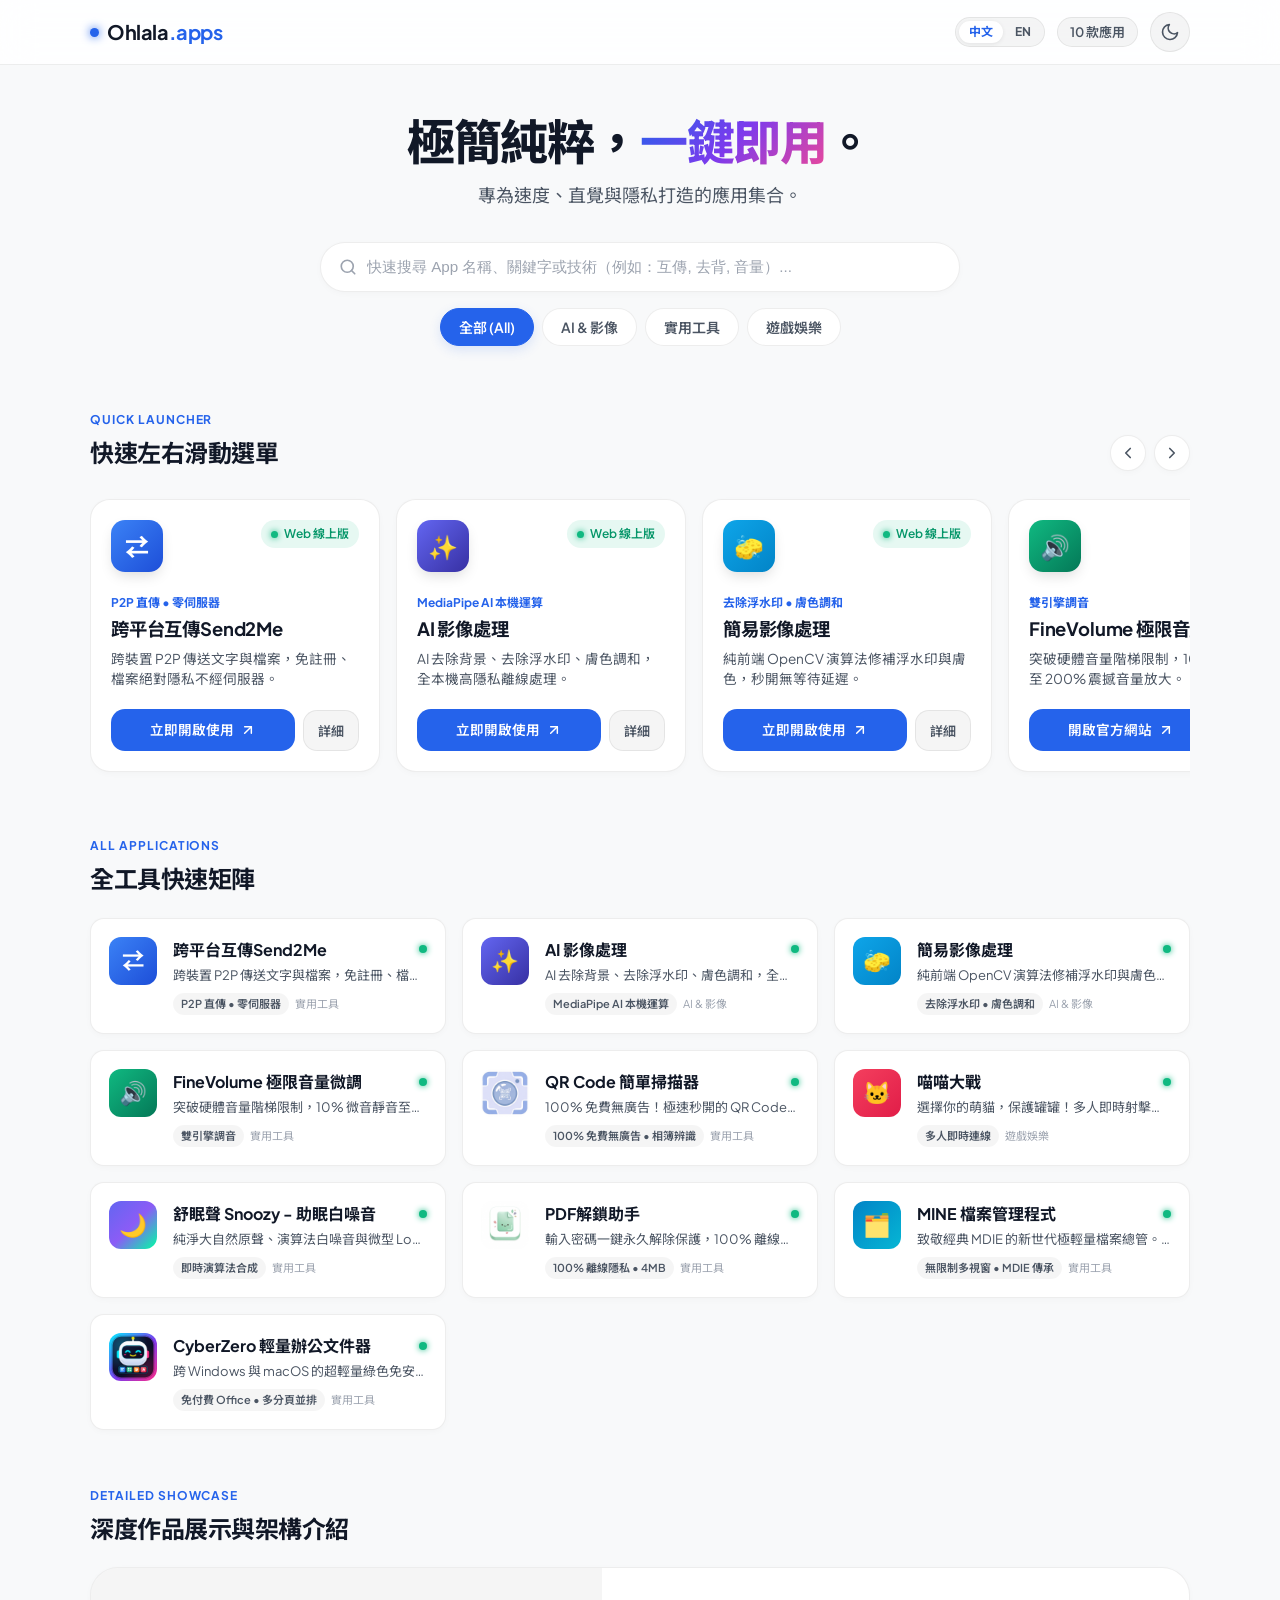
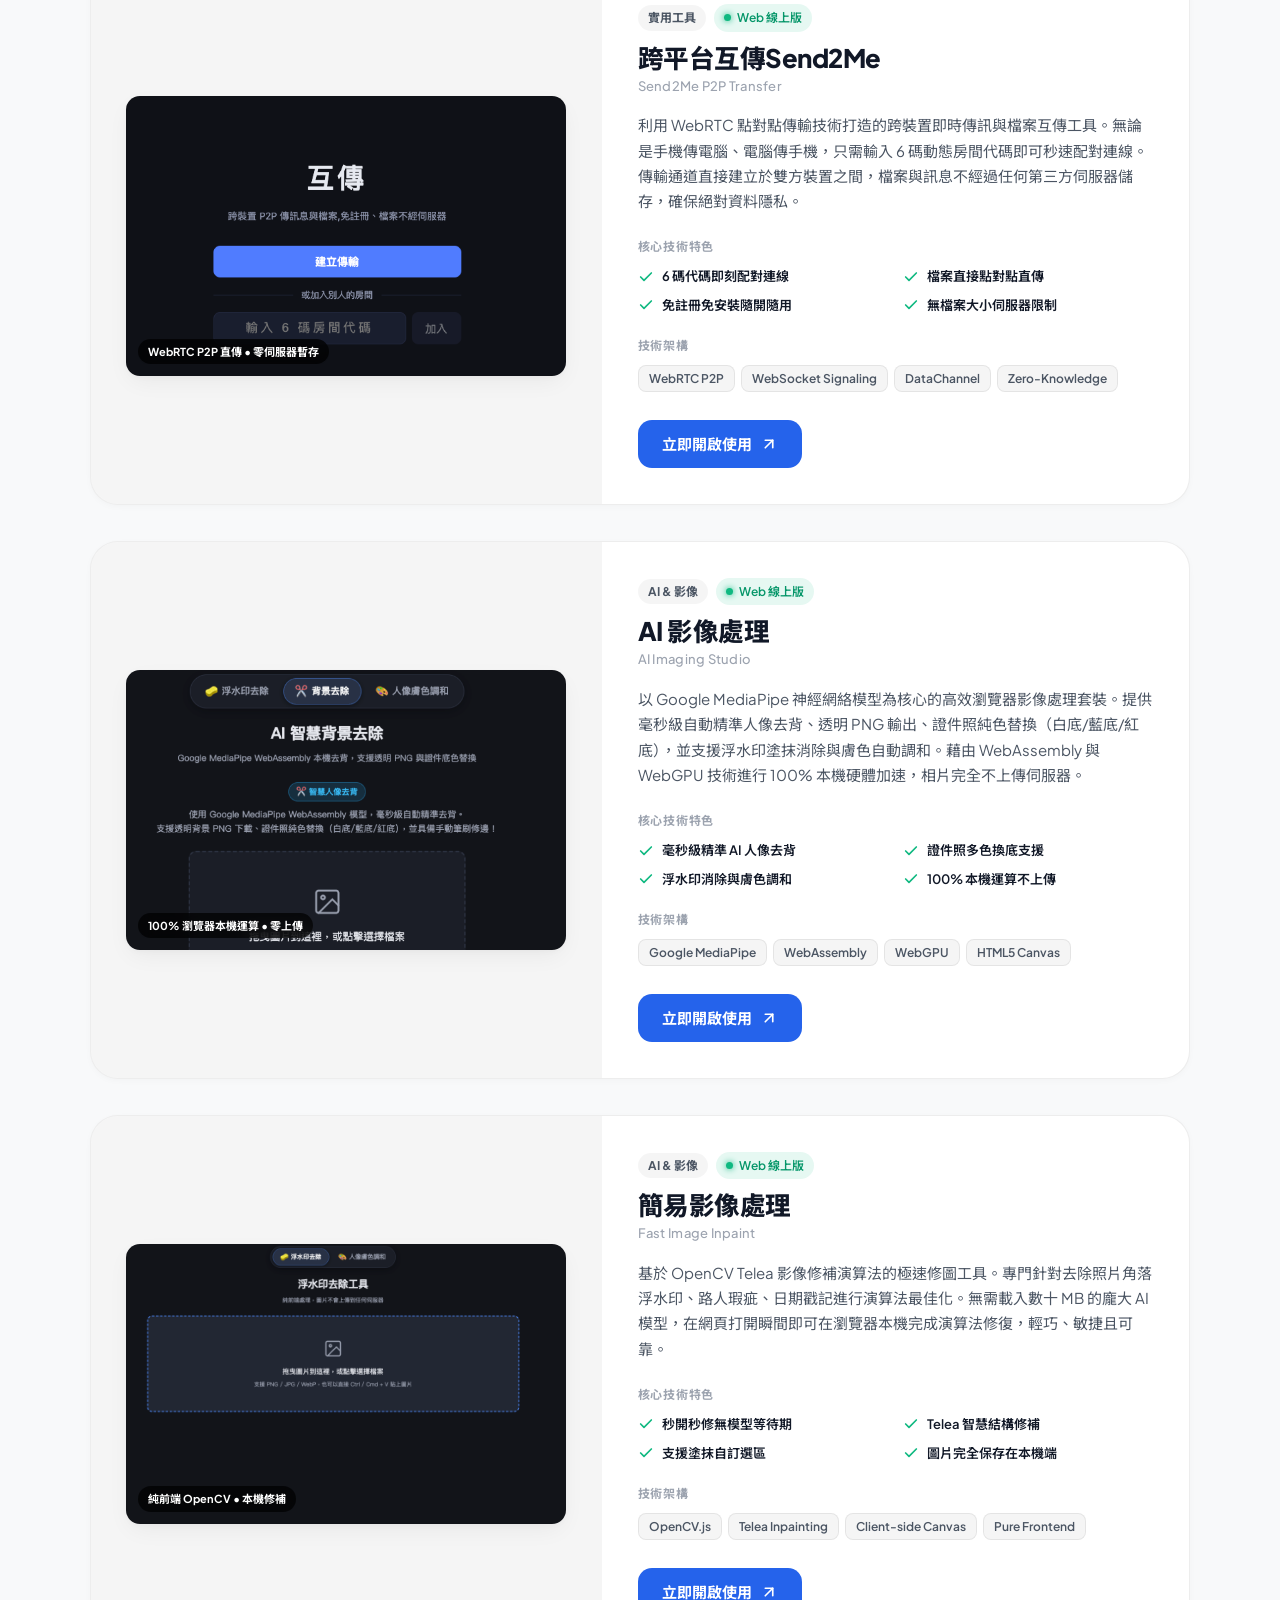
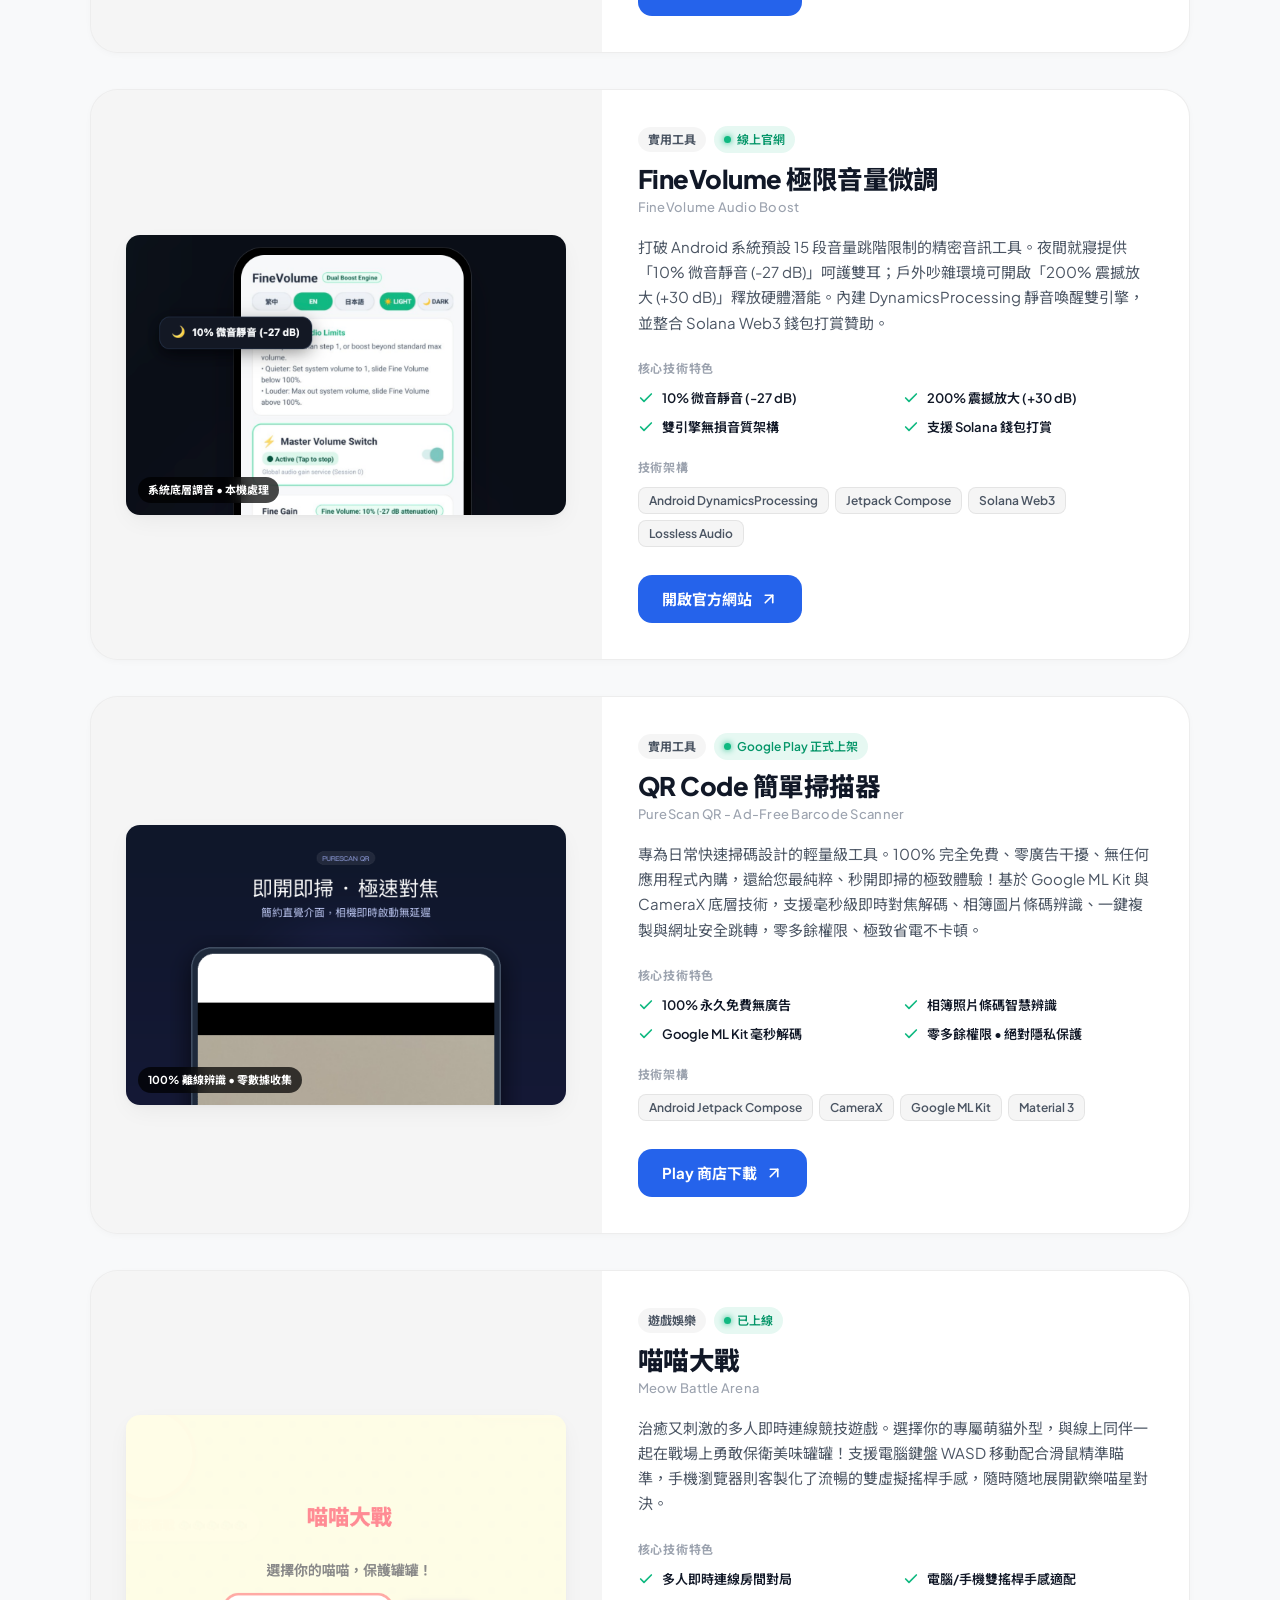
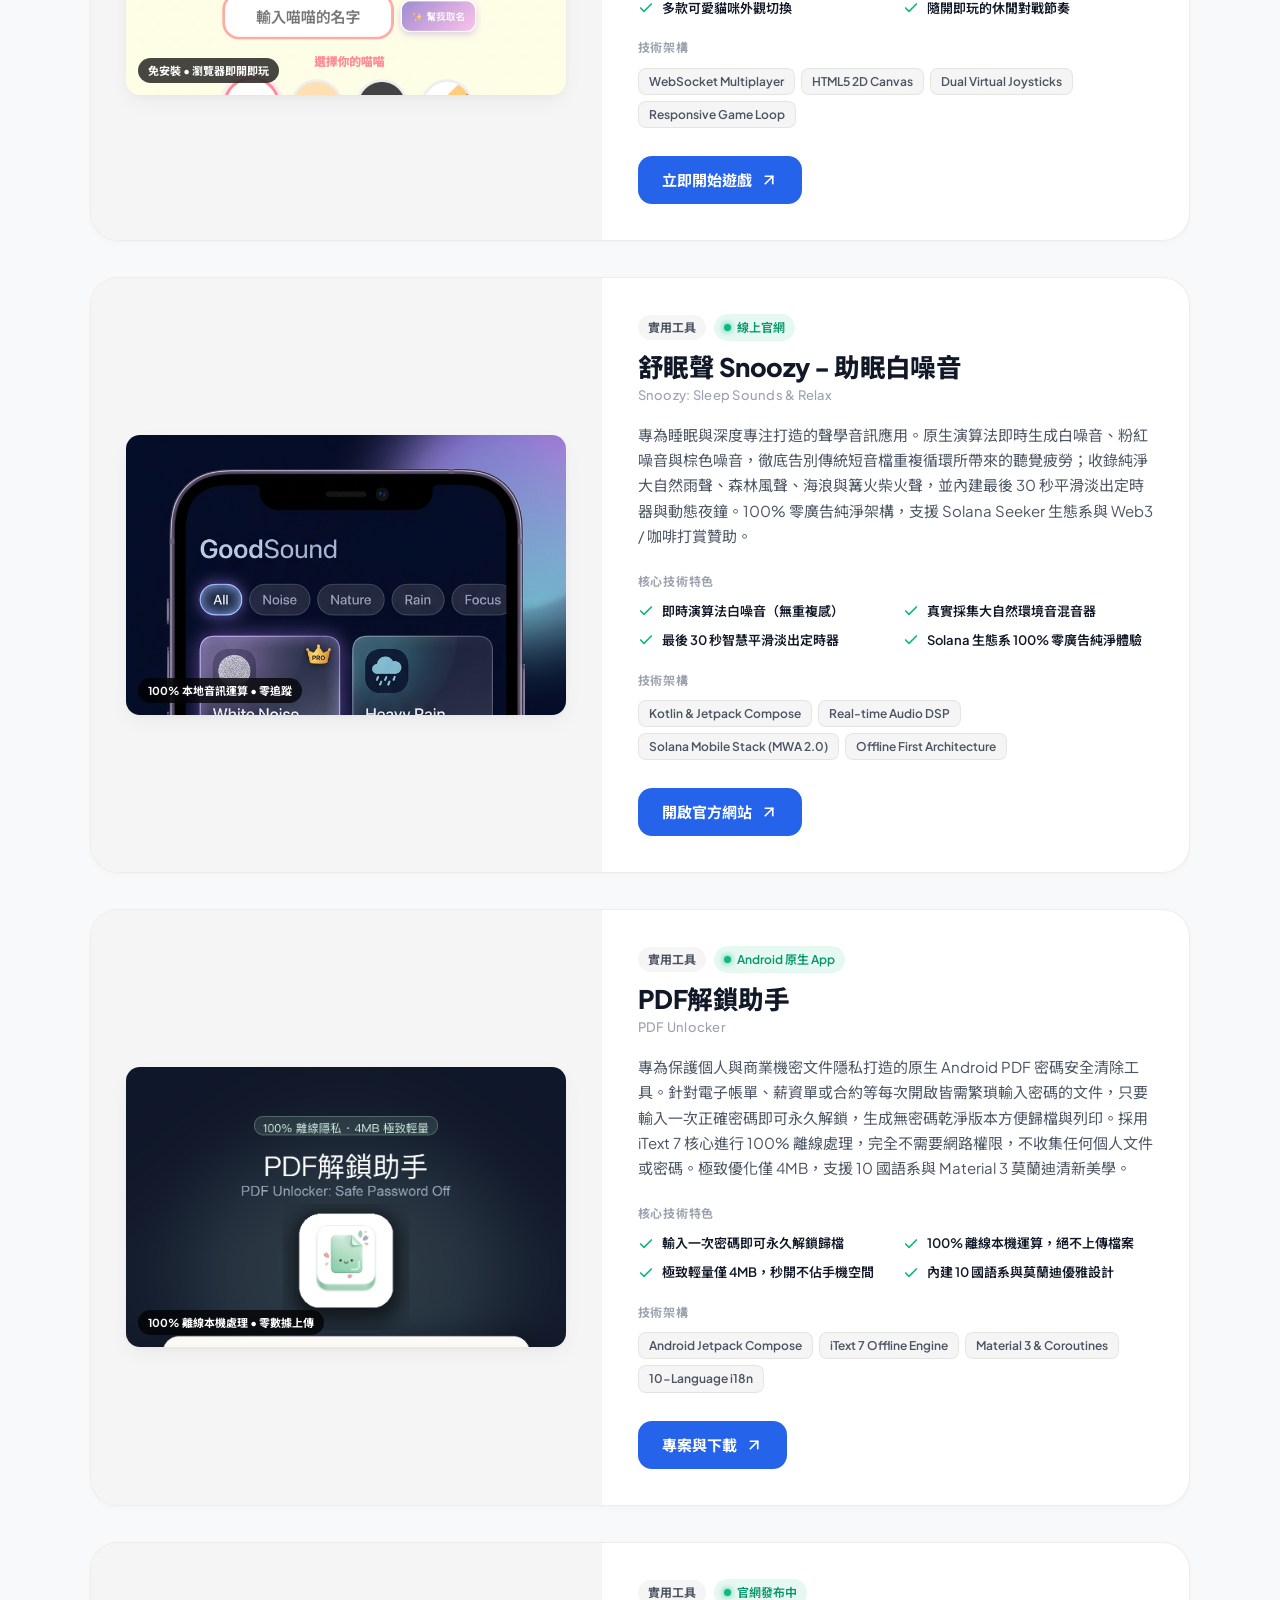
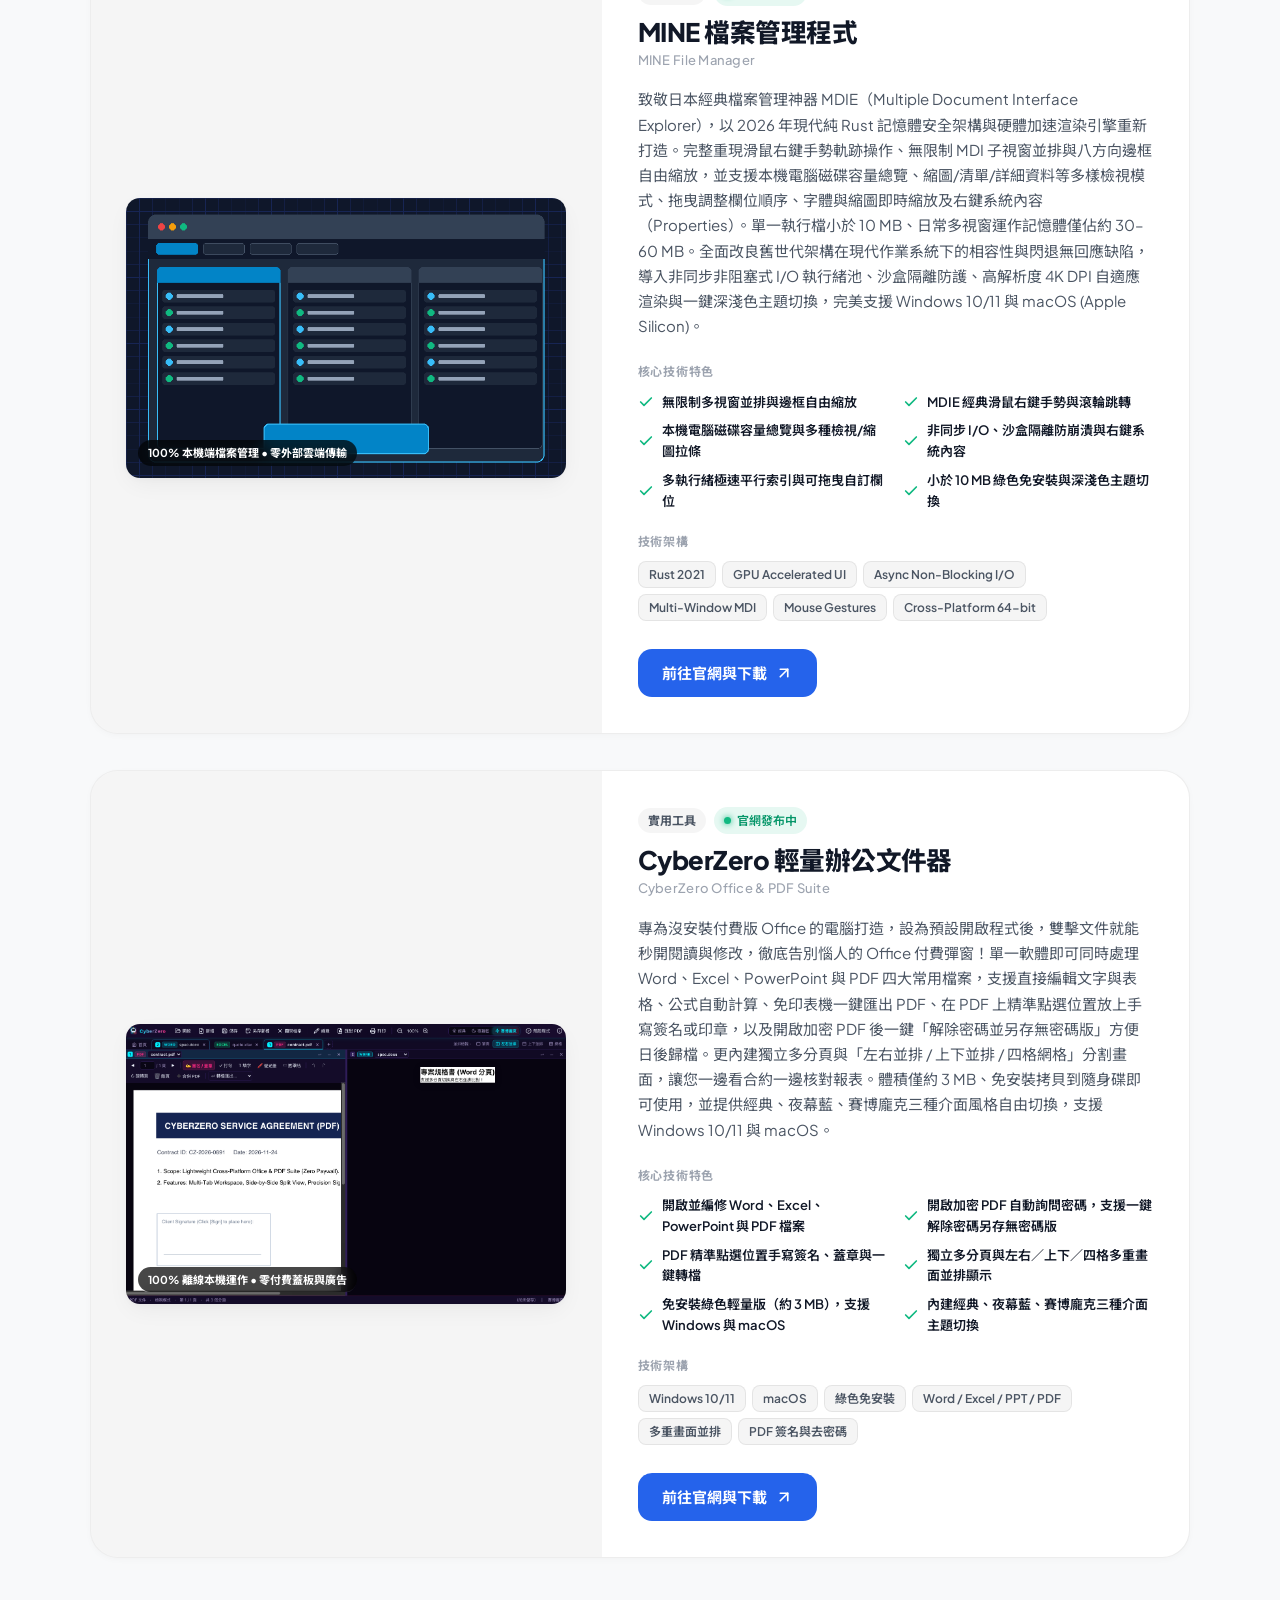
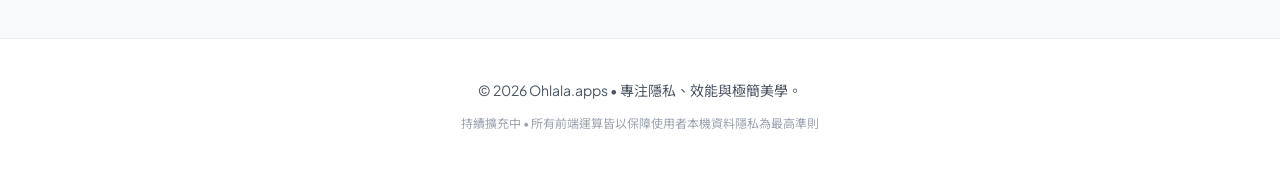
<file: index.html>
<!DOCTYPE html>
<html lang="zh-TW" data-theme="light">
<head>
  <meta charset="UTF-8" />
  <meta name="viewport" content="width=device-width, initial-scale=1.0, maximum-scale=5.0" />
  <title>Ohlala Apps | 實用工具與獨立專案集合</title>
  <meta name="description" content="Ohlala Apps - 個人獨立開發的 Web 應用與 Android 原生 App 集合。主打 100% 隱私本機運算、P2P 直傳、Google MediaPipe AI 影像處理、極限音量微調、純淨 QR Code 掃描器與 100% 離線 PDF 密碼安全清除。" />
  <meta name="keywords" content="Ohlala Apps, Web 應用, Android App, QR Code 掃描器, P2P 互傳, AI 去背, 浮水印去除, FineVolume, PDF解鎖, PDF密碼清除, PDF Unlocker, 作品集" />
  <meta name="author" content="Ohlala" />

  <!-- Open Graph / Meta -->
  <meta property="og:type" content="website" />
  <meta property="og:title" content="Ohlala Apps | 實用工具與獨立專案集合" />
  <meta property="og:description" content="乾淨、快速、專注於本機隱私與極致效能的獨立工具箱。" />
  <meta property="og:url" content="https://aiohlala.github.io/apps/" />
  <meta property="og:image" content="https://aiohlala.github.io/apps/assets/images/icon-512.png" />

  <!-- Favicon & Mobile Touch Icons -->
  <link rel="icon" type="image/x-icon" href="favicon.ico" />
  <link rel="icon" type="image/png" sizes="32x32" href="assets/images/favicon-32x32.png" />
  <link rel="icon" type="image/png" sizes="16x16" href="assets/images/favicon-16x16.png" />
  <link rel="icon" type="image/png" sizes="192x192" href="assets/images/icon-192.png" />
  <link rel="apple-touch-icon" sizes="180x180" href="apple-touch-icon.png" />
  <link rel="manifest" href="site.webmanifest" />
  <meta name="theme-color" content="#2563eb" />
  <meta name="mobile-web-app-capable" content="yes" />
  <meta name="apple-mobile-web-app-title" content="Ohlala Apps" />
  <meta name="apple-mobile-web-app-capable" content="yes" />
  <meta name="apple-mobile-web-app-status-bar-style" content="default" />
  <meta name="application-name" content="Ohlala Apps" />

  <!-- Google Fonts: Plus Jakarta Sans & Noto Sans TC -->
  <link rel="preconnect" href="https://fonts.googleapis.com" />
  <link rel="preconnect" href="https://fonts.gstatic.com" crossorigin />
  <link href="https://fonts.googleapis.com/css2?family=Noto+Sans+TC:wght@400;500;700;800&family=Plus+Jakarta+Sans:wght@500;600;700;800&display=swap" rel="stylesheet" />

  <!-- Stylesheet -->
  <link rel="stylesheet" href="styles.css" />
</head>
<body>

  <!-- Sticky Top Header -->
  <header class="site-header">
    <div class="container nav-container">
      <a href="index.html" class="brand-logo" aria-label="Ohlala Apps 首頁">
        <span class="brand-dot"></span>
        <span>Ohlala<span style="color: var(--primary-accent);">.apps</span></span>
      </a>

      <div class="nav-actions">
        <!-- Language Switcher: Chinese / English -->
        <div class="lang-switch-group" role="group" aria-label="語言切換 Language Switcher">
          <button class="lang-btn active" id="langZhBtn" onclick="setLanguage('zh')">中文</button>
          <button class="lang-btn" id="langEnBtn" onclick="setLanguage('en')">EN</button>
        </div>

        <span class="app-count-badge" id="appCountBadge">8 款應用</span>

        <!-- PWA Install App Button -->
        <button class="pwa-install-btn" id="pwaInstallBtn" aria-label="安裝至手機主畫面" title="安裝為 App" style="display: none;">
          <svg width="15" height="15" viewBox="0 0 24 24" fill="none" stroke="currentColor" stroke-width="2.2" stroke-linecap="round" stroke-linejoin="round">
            <path d="M21 15v4a2 2 0 0 1-2 2H5a2 2 0 0 1-2-2v-4"></path>
            <polyline points="7 10 12 15 17 10"></polyline>
            <line x1="12" y1="15" x2="12" y2="3"></line>
          </svg>
          <span id="pwaInstallText">安裝 App</span>
        </button>

        <!-- Theme Toggle Button -->
        <button class="theme-toggle-btn" id="themeToggleBtn" aria-label="切換深淺色主題" title="切換深淺色主題">
          <!-- Sun Icon (shown in dark mode) -->
          <svg class="sun-icon" width="20" height="20" viewBox="0 0 24 24" fill="none" stroke="currentColor" stroke-width="2" stroke-linecap="round" stroke-linejoin="round">
            <circle cx="12" cy="12" r="5"></circle>
            <line x1="12" y1="1" x2="12" y2="3"></line>
            <line x1="12" y1="21" x2="12" y2="23"></line>
            <line x1="4.22" y1="4.22" x2="5.64" y2="5.64"></line>
            <line x1="18.36" y1="18.36" x2="19.78" y2="19.78"></line>
            <line x1="1" y1="12" x2="3" y2="12"></line>
            <line x1="21" y1="12" x2="23" y2="12"></line>
            <line x1="4.22" y1="19.78" x2="5.64" y2="18.36"></line>
            <line x1="18.36" y1="5.64" x2="19.78" y2="4.22"></line>
          </svg>
          <!-- Moon Icon (shown in light mode) -->
          <svg class="moon-icon" width="20" height="20" viewBox="0 0 24 24" fill="none" stroke="currentColor" stroke-width="2" stroke-linecap="round" stroke-linejoin="round">
            <path d="M21 12.79A9 9 0 1 1 11.21 3 7 7 0 0 0 21 12.79z"></path>
          </svg>
        </button>
      </div>
    </div>
  </header>

  <!-- Main Content -->
  <main class="container">
    <!-- Hero Section -->
    <section class="hero-section">
      <h1 class="hero-title">
        極簡純粹，<span class="hero-title-highlight">一鍵即用</span>。
      </h1>
      <p class="hero-desc">
        專為速度、直覺與隱私打造的應用集合。
      </p>

      <!-- Search & Filter Controls -->
      <div class="filter-search-container">
        <div class="search-bar-wrap">
          <svg class="search-icon" width="18" height="18" viewBox="0 0 24 24" fill="none" stroke="currentColor" stroke-width="2.2" stroke-linecap="round" stroke-linejoin="round">
            <circle cx="11" cy="11" r="8"></circle>
            <line x1="21" y1="21" x2="16.65" y2="16.65"></line>
          </svg>
          <input 
            type="text" 
            id="searchInput" 
            class="search-input" 
            placeholder="快速搜尋 App 名稱、關鍵字或技術（例如：互傳, 去背, 音量）..." 
            autocomplete="off"
          />
          <button class="clear-search-btn" id="clearSearchBtn" aria-label="清除搜尋">
            <svg width="16" height="16" viewBox="0 0 24 24" fill="none" stroke="currentColor" stroke-width="2" stroke-linecap="round" stroke-linejoin="round">
              <line x1="18" y1="6" x2="6" y2="18"></line>
              <line x1="6" y1="6" x2="18" y2="18"></line>
            </svg>
          </button>
        </div>

        <div class="filter-tabs-row" role="tablist">
          <button class="filter-tab active" data-filter="all" role="tab">全部 (All)</button>
          <button class="filter-tab" data-filter="ai" role="tab">AI & 影像</button>
          <button class="filter-tab" data-filter="tools" role="tab">實用工具</button>
          <button class="filter-tab" data-filter="games" role="tab">遊戲娛樂</button>
        </div>
      </div>
    </section>

    <!-- Empty State (Shown when search/filter has no results) -->
    <div id="emptyState" class="empty-state">
      <div class="empty-icon">🔍</div>
      <h3 class="empty-title">找不到符合的應用</h3>
      <p class="empty-desc">請嘗試其他關鍵字或切換分類標籤。</p>
    </div>

    <!-- 1. Quick Swipe Deck (Horizontal Swipe Carousel for Mobile & Instant Launch) -->
    <section class="swipe-deck-section" aria-label="快速啟動輪播">
      <div class="section-header-row">
        <div>
          <div class="section-tagline">Quick Launcher</div>
          <h2 class="section-title">快速左右滑動選單</h2>
        </div>
        <div class="carousel-nav-btns" aria-hidden="true">
          <button class="carousel-btn" id="prevSwipeBtn" title="往左滑動" aria-label="往左滑動">
            <svg width="18" height="18" viewBox="0 0 24 24" fill="none" stroke="currentColor" stroke-width="2.2" stroke-linecap="round" stroke-linejoin="round">
              <polyline points="15 18 9 12 15 6"></polyline>
            </svg>
          </button>
          <button class="carousel-btn" id="nextSwipeBtn" title="往右滑動" aria-label="往右滑動">
            <svg width="18" height="18" viewBox="0 0 24 24" fill="none" stroke="currentColor" stroke-width="2.2" stroke-linecap="round" stroke-linejoin="round">
              <polyline points="9 18 15 12 9 6"></polyline>
            </svg>
          </button>
        </div>
      </div>

      <div id="swipeDeck" class="swipe-deck-container">
        <!-- Rendered by app.js -->
      </div>
    </section>

    <!-- 2. Compact Grid View (Overview Matrix) -->
    <section class="app-grid-section" aria-label="應用列表">
      <div class="section-header-row">
        <div>
          <div class="section-tagline">All Applications</div>
          <h2 class="section-title">全工具快速矩陣</h2>
        </div>
      </div>

      <div id="appGrid" class="app-grid">
        <!-- Rendered by app.js -->
      </div>
    </section>

    <!-- 3. Detailed Showcase Section -->
    <section class="showcase-section" aria-label="深度作品集展示">
      <div class="section-header-row">
        <div>
          <div class="section-tagline">Detailed Showcase</div>
          <h2 class="section-title">深度作品展示與架構介紹</h2>
        </div>
      </div>

      <div id="showcaseList" class="showcase-list">
        <!-- Rendered by app.js -->
      </div>
    </section>
  </main>

  <!-- Minimalist Footer -->
  <footer class="site-footer">
    <div class="container footer-content">
      <p>© 2026 Ohlala.apps • 專注隱私、效能與極簡美學。</p>
      <p class="footer-sub">持續擴充中 • 所有前端運算皆以保障使用者本機資料隱私為最高準則</p>
    </div>
  </footer>

  <!-- Mobile PWA Install Floating Prompt (shown on mobile when installable) -->
  <div id="pwaMobilePrompt" class="pwa-mobile-prompt" style="display: none;">
    <div class="pwa-prompt-icon">
      <img src="assets/images/icon-192.png" alt="Ohlala Apps" width="42" height="42" />
    </div>
    <div class="pwa-prompt-content">
      <div class="pwa-prompt-title" id="pwaPromptTitle">安裝 Ohlala Apps</div>
      <div class="pwa-prompt-sub" id="pwaPromptSub">存到手機主畫面，免開啟瀏覽器直接用</div>
    </div>
    <div class="pwa-prompt-actions">
      <button id="pwaPromptInstallBtn" class="pwa-prompt-btn">安裝</button>
      <button id="pwaPromptCloseBtn" class="pwa-prompt-close" aria-label="關閉提示">✕</button>
    </div>
  </div>

  <!-- iOS Safari Install Guide Modal -->
  <div id="iosInstallModal" class="ios-modal-overlay" style="display: none;">
    <div class="ios-modal-card">
      <div class="ios-modal-header">
        <div class="ios-modal-icon">
          <img src="assets/images/icon-192.png" alt="Ohlala Apps" width="48" height="48" />
        </div>
        <div>
          <h3 class="ios-modal-title" id="iosModalTitle">安裝到手機主畫面</h3>
          <p class="ios-modal-desc" id="iosModalDesc">像原生 App 一樣全螢幕開啟、零網址列</p>
        </div>
      </div>
      <div class="ios-steps">
        <div class="ios-step-item">
          <span class="ios-step-num">1</span>
          <span id="iosStep1">點擊 Safari 底部的「分享」按鈕 <svg width="18" height="18" viewBox="0 0 24 24" fill="none" stroke="currentColor" stroke-width="2" stroke-linecap="round" stroke-linejoin="round" style="vertical-align: -3px; display: inline;"><path d="M4 12v8a2 2 0 0 0 2 2h12a2 2 0 0 0 2-2v-8"></path><polyline points="16 6 12 2 8 6"></polyline><line x1="12" y1="2" x2="12" y2="15"></line></svg></span>
        </div>
        <div class="ios-step-item">
          <span class="ios-step-num">2</span>
          <span id="iosStep2">在選單中向下滑動，選擇「加入主畫面」➕</span>
        </div>
        <div class="ios-step-item">
          <span class="ios-step-num">3</span>
          <span id="iosStep3">點擊右上角的「新增」，完成安裝！</span>
        </div>
      </div>
      <button id="iosModalCloseBtn" class="ios-modal-btn">我知道了</button>
    </div>
  </div>

  <!-- Application Logic -->
  <script src="app.js?v=3"></script>
</body>
</html>
</file>
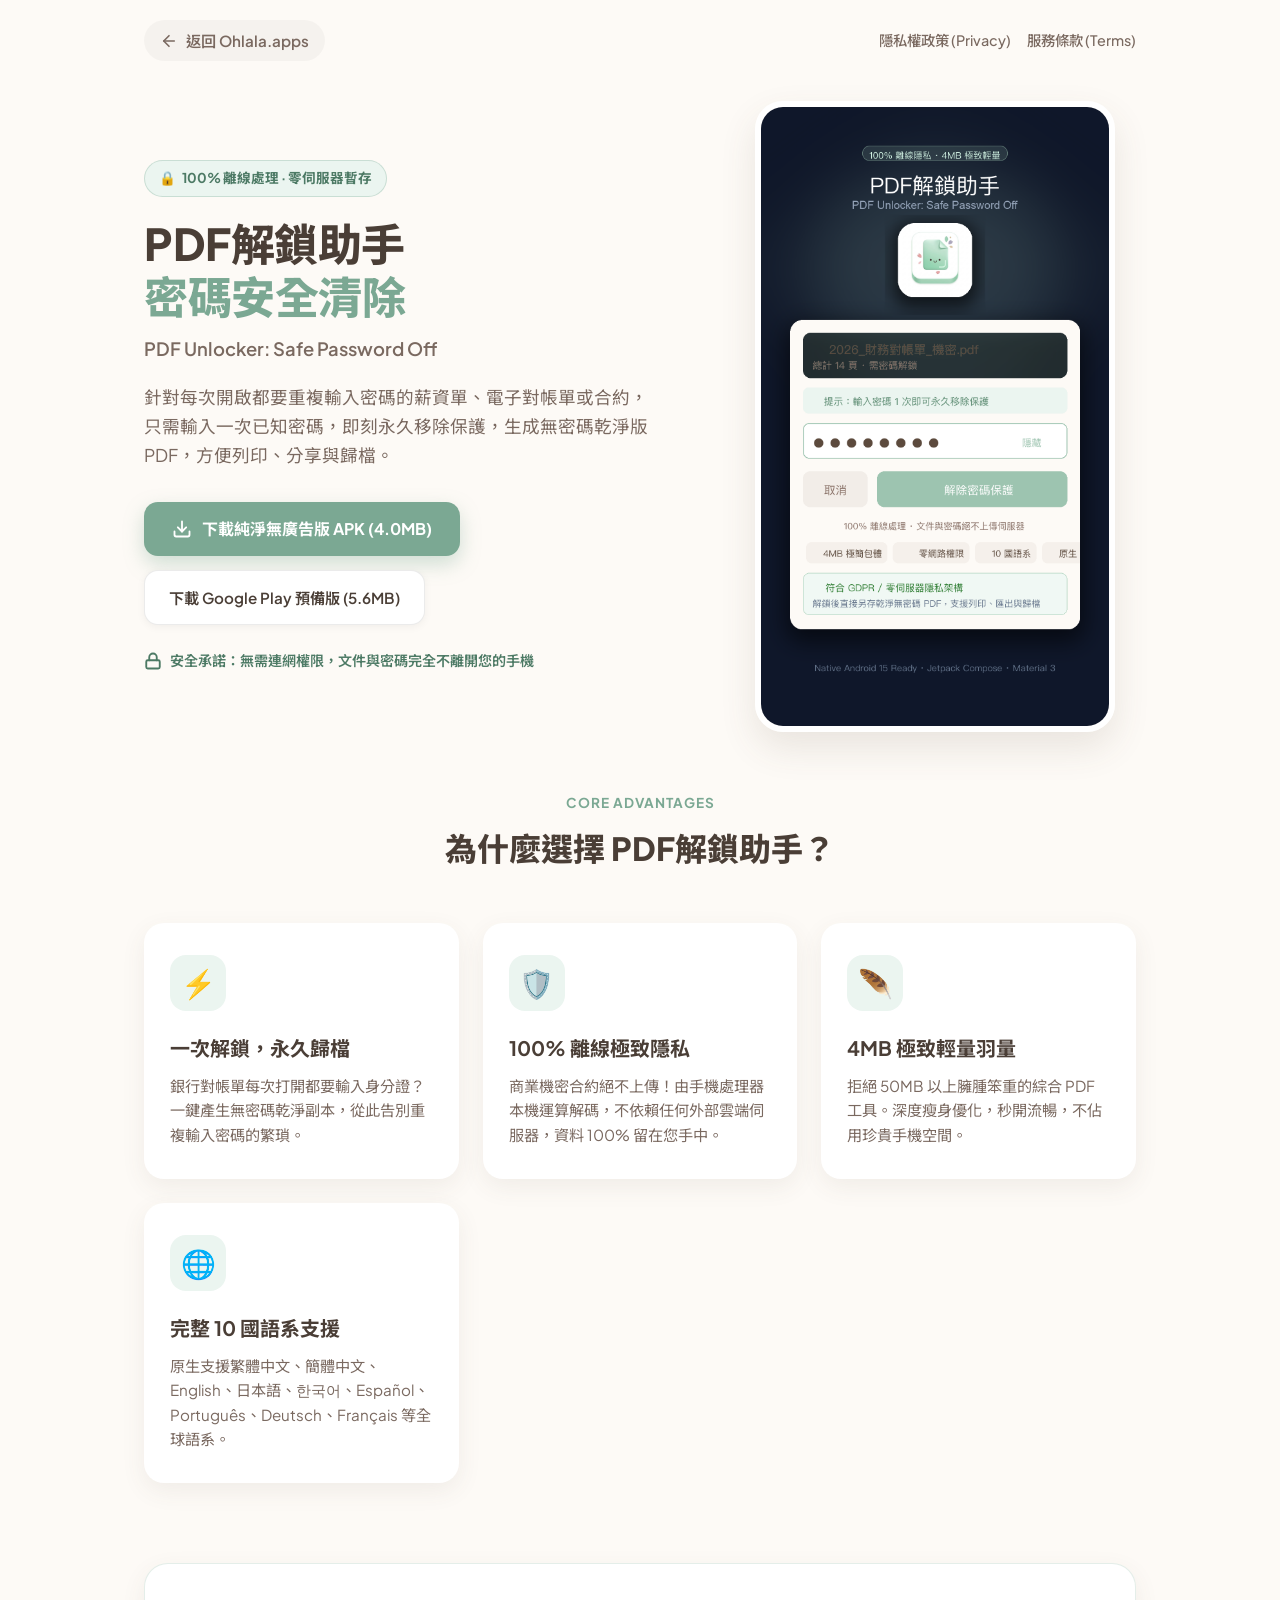
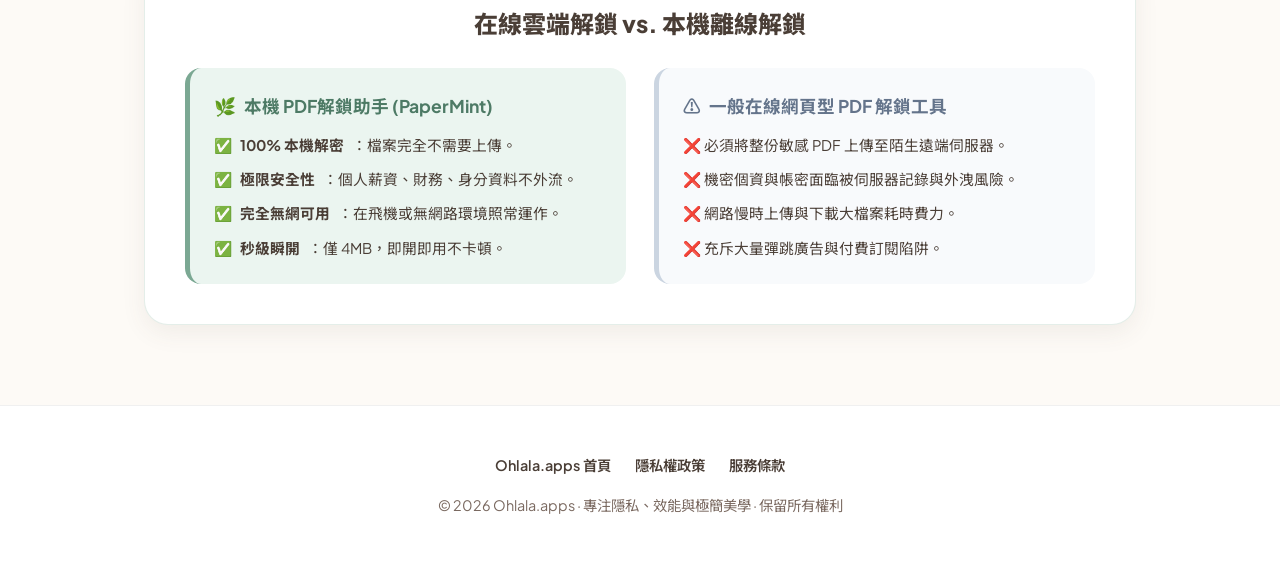
<file: papermint/index.html>
<!DOCTYPE html>
<html lang="zh-TW">
<head>
  <meta charset="UTF-8" />
  <meta name="viewport" content="width=device-width, initial-scale=1.0, maximum-scale=5.0" />
  <title>PDF解鎖助手 (PDF Unlocker) — 100% 離線密碼安全清除</title>
  <meta name="description" content="PDF解鎖助手 (PDF Unlocker: Safe Password Off) - 專為保護機密文件打造的原生 Android 工具。輸入一次已知密碼永久移除保護，100% 離線運算，絕不上傳檔案與密碼。極致輕量僅 4MB。" />
  <meta name="keywords" content="PDF解鎖, PDF密碼清除, PDF Unlocker, Remove PDF Password, 離線PDF工具, Android PDF, iText 7" />
  <meta name="author" content="Ohlala" />

  <!-- Open Graph -->
  <meta property="og:type" content="website" />
  <meta property="og:title" content="PDF解鎖助手 (PDF Unlocker) — 100% 離線密碼安全清除" />
  <meta property="og:description" content="輸入一次已知密碼永久解鎖，生成無密碼乾淨版。100% 離線零伺服器，4MB 極致羽量。" />
  <meta property="og:image" content="../assets/images/pdf-unlocker.png" />
  <meta property="og:url" content="https://aiohlala.github.io/apps/papermint/" />

  <!-- Favicon -->
  <link rel="icon" type="image/png" sizes="32x32" href="../assets/images/favicon-32x32.png" />
  <link rel="apple-touch-icon" sizes="180x180" href="../assets/images/pdf-unlocker-icon.png" />
  <meta name="theme-color" content="#9DC4B0" />

  <!-- Google Fonts -->
  <link rel="preconnect" href="https://fonts.googleapis.com" />
  <link rel="preconnect" href="https://fonts.gstatic.com" crossorigin />
  <link href="https://fonts.googleapis.com/css2?family=Noto+Sans+TC:wght@400;500;700;800&family=Plus+Jakarta+Sans:wght@500;600;700;800&display=swap" rel="stylesheet" />

  <style>
    :root {
      --mint: #7BA893;
      --mint-light: #EBF5F0;
      --mint-dark: #4D7A65;
      --rose: #D4A5A5;
      --brown: #4A3E36;
      --muted: #7A6960;
      --bg: #FDFAF6;
      --card-bg: #FFFFFF;
      --shadow-sm: 0 2px 8px rgba(0, 0, 0, 0.05);
      --shadow-md: 0 8px 24px rgba(92, 74, 61, 0.08);
      --shadow-lg: 0 16px 36px rgba(92, 74, 61, 0.12);
      --radius: 20px;
    }

    * { box-sizing: border-box; margin: 0; padding: 0; }

    body {
      font-family: "Plus Jakarta Sans", "Noto Sans TC", -apple-system, BlinkMacSystemFont, sans-serif;
      background: var(--bg);
      color: var(--brown);
      line-height: 1.65;
      overflow-x: hidden;
    }

    /* Top Nav */
    .top-nav {
      max-width: 1040px;
      margin: 0 auto;
      padding: 20px 24px;
      display: flex;
      align-items: center;
      justify-content: space-between;
    }

    .back-btn {
      display: inline-flex;
      align-items: center;
      gap: 8px;
      font-size: 0.95rem;
      font-weight: 600;
      color: var(--muted);
      text-decoration: none;
      padding: 8px 16px;
      border-radius: 999px;
      background: rgba(0, 0, 0, 0.03);
      transition: all 0.2s ease;
    }

    .back-btn:hover {
      background: var(--mint-light);
      color: var(--mint-dark);
      transform: translateX(-2px);
    }

    .nav-links {
      display: flex;
      gap: 16px;
    }

    .nav-link {
      color: var(--muted);
      text-decoration: none;
      font-size: 0.9rem;
      font-weight: 500;
      transition: color 0.2s;
    }

    .nav-link:hover {
      color: var(--mint-dark);
    }

    /* Hero Section */
    .hero {
      max-width: 1040px;
      margin: 20px auto 60px;
      padding: 0 24px;
      display: grid;
      grid-template-columns: 1.15fr 0.85fr;
      gap: 48px;
      align-items: center;
    }

    .hero-content {
      display: flex;
      flex-direction: column;
      align-items: flex-start;
    }

    .badge-pill {
      display: inline-flex;
      align-items: center;
      gap: 6px;
      padding: 6px 14px;
      border-radius: 999px;
      background: var(--mint-light);
      color: var(--mint-dark);
      font-size: 0.85rem;
      font-weight: 700;
      margin-bottom: 20px;
      border: 1px solid rgba(123, 168, 147, 0.3);
    }

    .hero-title {
      font-size: 2.75rem;
      font-weight: 800;
      line-height: 1.2;
      color: var(--brown);
      margin-bottom: 12px;
      letter-spacing: -0.5px;
    }

    .hero-title span {
      color: var(--mint);
    }

    .hero-en-title {
      font-size: 1.15rem;
      font-weight: 600;
      color: var(--muted);
      margin-bottom: 18px;
    }

    .hero-desc {
      font-size: 1.1rem;
      color: var(--muted);
      margin-bottom: 32px;
      max-width: 520px;
    }

    .download-btns {
      display: flex;
      flex-wrap: wrap;
      gap: 14px;
      margin-bottom: 24px;
    }

    .btn-main {
      display: inline-flex;
      align-items: center;
      gap: 10px;
      padding: 14px 28px;
      border-radius: 14px;
      font-size: 1rem;
      font-weight: 700;
      text-decoration: none;
      background: var(--mint);
      color: white;
      box-shadow: 0 8px 20px rgba(123, 168, 147, 0.35);
      transition: all 0.25s cubic-bezier(0.16, 1, 0.3, 1);
    }

    .btn-main:hover {
      background: var(--mint-dark);
      transform: translateY(-2px);
      box-shadow: 0 12px 24px rgba(123, 168, 147, 0.45);
    }

    .btn-secondary {
      display: inline-flex;
      align-items: center;
      gap: 8px;
      padding: 14px 24px;
      border-radius: 14px;
      font-size: 0.95rem;
      font-weight: 600;
      text-decoration: none;
      background: white;
      color: var(--brown);
      border: 1px solid rgba(0, 0, 0, 0.08);
      box-shadow: var(--shadow-sm);
      transition: all 0.2s ease;
    }

    .btn-secondary:hover {
      background: #FAFAFA;
      border-color: rgba(0, 0, 0, 0.15);
      transform: translateY(-2px);
    }

    .security-callout {
      display: flex;
      align-items: center;
      gap: 8px;
      font-size: 0.88rem;
      color: var(--mint-dark);
      font-weight: 600;
    }

    /* Hero Poster / Mockup */
    .hero-media {
      display: flex;
      justify-content: center;
    }

    .poster-card {
      position: relative;
      border-radius: 28px;
      overflow: hidden;
      box-shadow: var(--shadow-lg);
      border: 6px solid white;
      max-width: 360px;
      transition: transform 0.3s ease;
    }

    .poster-card:hover {
      transform: translateY(-4px);
    }

    .poster-card img {
      width: 100%;
      height: auto;
      display: block;
    }

    /* Core Features Grid */
    .features-section {
      max-width: 1040px;
      margin: 0 auto 80px;
      padding: 0 24px;
    }

    .section-header {
      text-align: center;
      margin-bottom: 48px;
    }

    .section-tag {
      font-size: 0.85rem;
      font-weight: 700;
      text-transform: uppercase;
      letter-spacing: 1px;
      color: var(--mint);
      margin-bottom: 8px;
    }

    .section-title {
      font-size: 2rem;
      font-weight: 800;
      color: var(--brown);
    }

    .features-grid {
      display: grid;
      grid-template-columns: repeat(auto-fit, minmax(240px, 1fr));
      gap: 24px;
    }

    .feature-card {
      background: var(--card-bg);
      padding: 32px 26px;
      border-radius: var(--radius);
      box-shadow: var(--shadow-md);
      transition: transform 0.25s ease, box-shadow 0.25s ease;
      display: flex;
      flex-direction: column;
    }

    .feature-card:hover {
      transform: translateY(-4px);
      box-shadow: var(--shadow-lg);
    }

    .feature-icon-wrap {
      width: 56px;
      height: 56px;
      border-radius: 16px;
      background: var(--mint-light);
      display: flex;
      align-items: center;
      justify-content: center;
      font-size: 1.75rem;
      margin-bottom: 20px;
    }

    .feature-title {
      font-size: 1.25rem;
      font-weight: 700;
      color: var(--brown);
      margin-bottom: 10px;
    }

    .feature-desc {
      font-size: 0.95rem;
      color: var(--muted);
      line-height: 1.6;
    }

    /* Comparison Banner */
    .comparison-section {
      max-width: 1040px;
      margin: 0 auto 80px;
      padding: 0 24px;
    }

    .comparison-box {
      background: white;
      border-radius: 24px;
      padding: 40px;
      box-shadow: var(--shadow-md);
      border: 1px solid rgba(123, 168, 147, 0.2);
    }

    .comparison-title {
      font-size: 1.5rem;
      font-weight: 800;
      margin-bottom: 24px;
      color: var(--brown);
      text-align: center;
    }

    .comparison-grid {
      display: grid;
      grid-template-columns: 1fr 1fr;
      gap: 28px;
    }

    .comp-col-good {
      background: var(--mint-light);
      padding: 24px;
      border-radius: 16px;
      border-left: 5px solid var(--mint);
    }

    .comp-col-bad {
      background: #F8FAFC;
      padding: 24px;
      border-radius: 16px;
      border-left: 5px solid #CBD5E1;
    }

    .comp-head {
      font-weight: 700;
      font-size: 1.1rem;
      margin-bottom: 12px;
      display: flex;
      align-items: center;
      gap: 8px;
    }

    .comp-list {
      list-style: none;
      display: flex;
      flex-direction: column;
      gap: 10px;
      font-size: 0.92rem;
    }

    .comp-list li {
      display: flex;
      align-items: flex-start;
      gap: 8px;
    }

    /* Footer */
    footer {
      border-top: 1px solid rgba(0, 0, 0, 0.06);
      background: white;
      padding: 48px 24px;
      text-align: center;
      color: var(--muted);
      font-size: 0.9rem;
    }

    .footer-links {
      display: flex;
      justify-content: center;
      gap: 24px;
      margin-bottom: 16px;
      font-weight: 600;
    }

    .footer-links a {
      color: var(--brown);
      text-decoration: none;
      transition: color 0.2s;
    }

    .footer-links a:hover {
      color: var(--mint);
    }

    /* Responsive */
    @media (max-width: 860px) {
      .hero {
        grid-template-columns: 1fr;
        text-align: center;
        gap: 40px;
      }
      .hero-content {
        align-items: center;
      }
      .hero-desc {
        margin-left: auto;
        margin-right: auto;
      }
      .download-btns {
        justify-content: center;
      }
      .comparison-grid {
        grid-template-columns: 1fr;
      }
    }
  </style>
</head>
<body>

  <!-- Top Navigation -->
  <nav class="top-nav">
    <a href="../index.html" class="back-btn" aria-label="返回 Ohlala.apps 應用總覽">
      <svg width="18" height="18" viewBox="0 0 24 24" fill="none" stroke="currentColor" stroke-width="2.2" stroke-linecap="round" stroke-linejoin="round">
        <line x1="19" y1="12" x2="5" y2="12"></line>
        <polyline points="12 19 5 12 12 5"></polyline>
      </svg>
      <span>返回 Ohlala.apps</span>
    </a>

    <div class="nav-links">
      <a href="privacy.html" class="nav-link">隱私權政策 (Privacy)</a>
      <a href="terms.html" class="nav-link">服務條款 (Terms)</a>
    </div>
  </nav>

  <!-- Hero Section -->
  <header class="hero">
    <div class="hero-content">
      <div class="badge-pill">
        <span>🔒</span>
        <span>100% 離線處理 · 零伺服器暫存</span>
      </div>

      <h1 class="hero-title">
        PDF解鎖助手<br />
        <span>密碼安全清除</span>
      </h1>

      <div class="hero-en-title">PDF Unlocker: Safe Password Off</div>

      <p class="hero-desc">
        針對每次開啟都要重複輸入密碼的薪資單、電子對帳單或合約，只需輸入一次已知密碼，即刻永久移除保護，生成無密碼乾淨版 PDF，方便列印、分享與歸檔。
      </p>

      <div class="download-btns">
        <a href="downloads/pdf-unlocker-pure-release.apk" class="btn-main" download>
          <svg width="20" height="20" viewBox="0 0 24 24" fill="none" stroke="currentColor" stroke-width="2.2" stroke-linecap="round" stroke-linejoin="round">
            <path d="M21 15v4a2 2 0 0 1-2 2H5a2 2 0 0 1-2-2v-4"></path>
            <polyline points="7 10 12 15 17 10"></polyline>
            <line x1="12" y1="15" x2="12" y2="3"></line>
          </svg>
          <span>下載純淨無廣告版 APK (4.0MB)</span>
        </a>

        <a href="downloads/pdf-unlocker-admob-release.apk" class="btn-secondary" download>
          <span>下載 Google Play 預備版 (5.6MB)</span>
        </a>
      </div>

      <div class="security-callout">
        <svg width="18" height="18" viewBox="0 0 24 24" fill="none" stroke="currentColor" stroke-width="2.5" stroke-linecap="round" stroke-linejoin="round">
          <rect x="3" y="11" width="18" height="11" rx="2" ry="2"></rect>
          <path d="M7 11V7a5 5 0 0 1 10 0v4"></path>
        </svg>
        <span>安全承諾：無需連網權限，文件與密碼完全不離開您的手機</span>
      </div>
    </div>

    <div class="hero-media">
      <div class="poster-card">
        <img src="../assets/images/pdf-unlocker.png" alt="PDF解鎖助手 介面展示" width="1080" height="1920" />
      </div>
    </div>
  </header>

  <!-- Core Features -->
  <section class="features-section">
    <div class="section-header">
      <div class="section-tag">Core Advantages</div>
      <h2 class="section-title">為什麼選擇 PDF解鎖助手？</h2>
    </div>

    <div class="features-grid">
      <div class="feature-card">
        <div class="feature-icon-wrap">⚡</div>
        <h3 class="feature-title">一次解鎖，永久歸檔</h3>
        <p class="feature-desc">
          銀行對帳單每次打開都要輸入身分證？一鍵產生無密碼乾淨副本，從此告別重複輸入密碼的繁瑣。
        </p>
      </div>

      <div class="feature-card">
        <div class="feature-icon-wrap">🛡️</div>
        <h3 class="feature-title">100% 離線極致隱私</h3>
        <p class="feature-desc">
          商業機密合約絕不上傳！由手機處理器本機運算解碼，不依賴任何外部雲端伺服器，資料 100% 留在您手中。
        </p>
      </div>

      <div class="feature-card">
        <div class="feature-icon-wrap">🪶</div>
        <h3 class="feature-title">4MB 極致輕量羽量</h3>
        <p class="feature-desc">
          拒絕 50MB 以上臃腫笨重的綜合 PDF 工具。深度瘦身優化，秒開流暢，不佔用珍貴手機空間。
        </p>
      </div>

      <div class="feature-card">
        <div class="feature-icon-wrap">🌐</div>
        <h3 class="feature-title">完整 10 國語系支援</h3>
        <p class="feature-desc">
          原生支援繁體中文、簡體中文、English、日本語、한국어、Español、Português、Deutsch、Français 等全球語系。
        </p>
      </div>
    </div>
  </section>

  <!-- Comparison Box -->
  <section class="comparison-section">
    <div class="comparison-box">
      <h2 class="comparison-title">在線雲端解鎖 vs. 本機離線解鎖</h2>
      <div class="comparison-grid">
        <div class="comp-col-good">
          <div class="comp-head" style="color: var(--mint-dark);">
            <span>🌿</span>
            <span>本機 PDF解鎖助手 (PaperMint)</span>
          </div>
          <ul class="comp-list">
            <li>✅ <strong>100% 本機解密</strong>：檔案完全不需要上傳。</li>
            <li>✅ <strong>極限安全性</strong>：個人薪資、財務、身分資料不外流。</li>
            <li>✅ <strong>完全無網可用</strong>：在飛機或無網路環境照常運作。</li>
            <li>✅ <strong>秒級瞬開</strong>：僅 4MB，即開即用不卡頓。</li>
          </ul>
        </div>

        <div class="comp-col-bad">
          <div class="comp-head" style="color: #64748B;">
            <span>⚠️</span>
            <span>一般在線網頁型 PDF 解鎖工具</span>
          </div>
          <ul class="comp-list">
            <li>❌ 必須將整份敏感 PDF 上傳至陌生遠端伺服器。</li>
            <li>❌ 機密個資與帳密面臨被伺服器記錄與外洩風險。</li>
            <li>❌ 網路慢時上傳與下載大檔案耗時費力。</li>
            <li>❌ 充斥大量彈跳廣告與付費訂閱陷阱。</li>
          </ul>
        </div>
      </div>
    </div>
  </section>

  <!-- Footer -->
  <footer>
    <div class="footer-links">
      <a href="../index.html">Ohlala.apps 首頁</a>
      <a href="privacy.html">隱私權政策</a>
      <a href="terms.html">服務條款</a>
    </div>
    <p>© 2026 Ohlala.apps · 專注隱私、效能與極簡美學 · 保留所有權利</p>
  </footer>

</body>
</html>
</file>
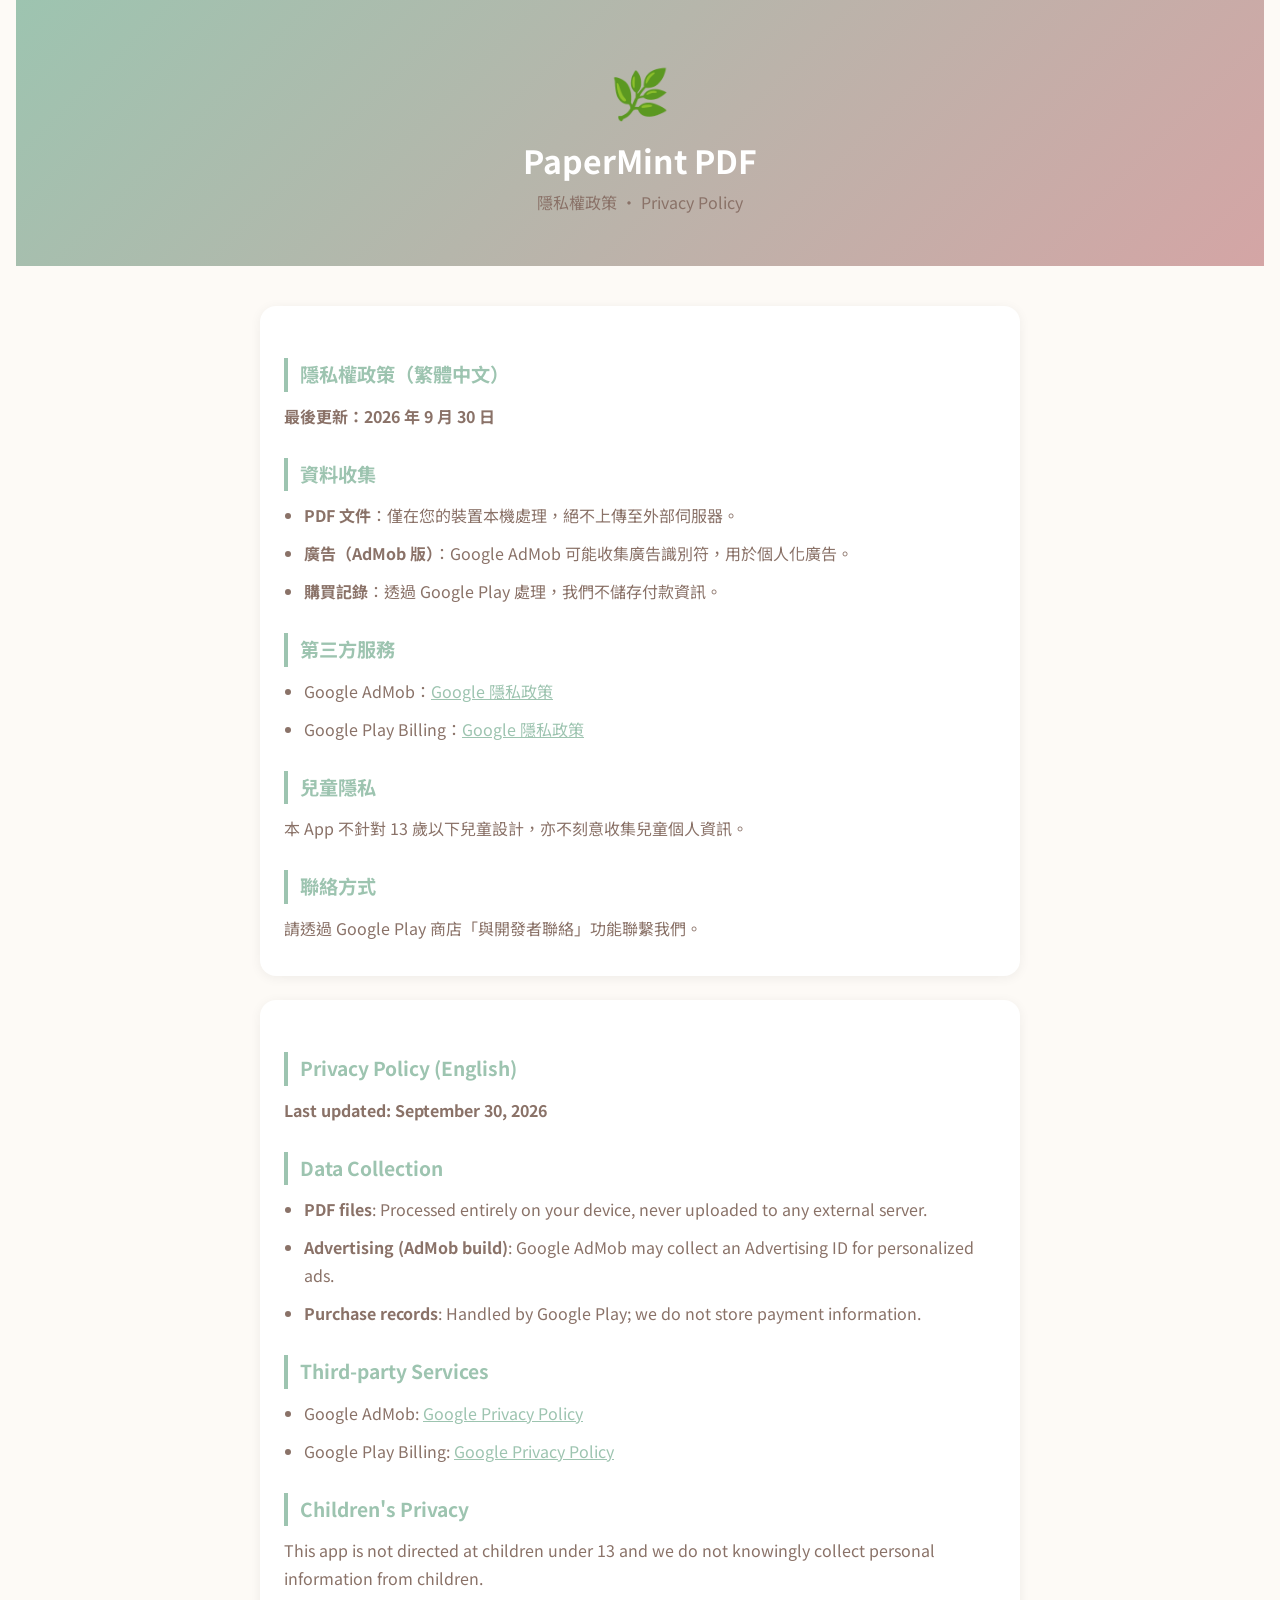
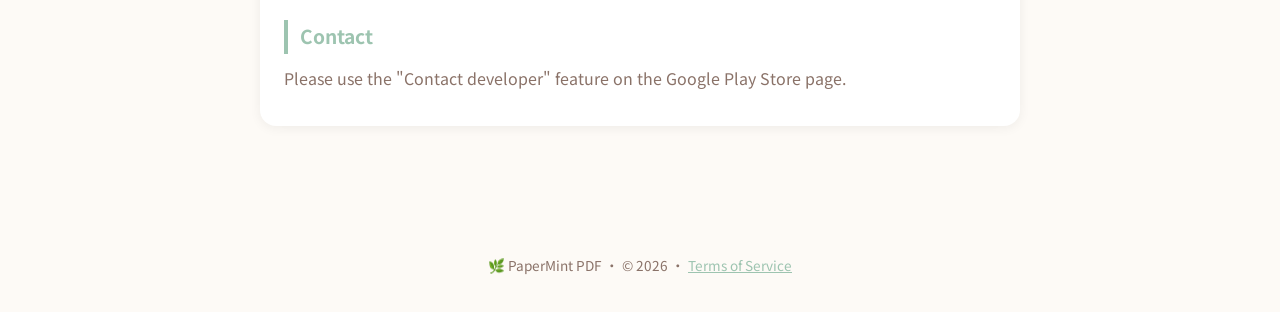
<file: papermint/privacy.html>
<!DOCTYPE html>
<html lang="zh-TW">
<head>
  <meta charset="UTF-8" />
  <meta name="viewport" content="width=device-width, initial-scale=1.0" />
  <title>PaperMint PDF — 隱私權政策 | Privacy Policy</title>
  <style>
    :root { --mint:#9DC4B0; --rose:#D4A5A5; --brown:#5C4A3D; --muted:#8A7268; --bg:#FDFAF6; }
    * { box-sizing:border-box; margin:0; padding:0; }
    body { font-family:"Noto Sans TC",sans-serif; background:var(--bg); color:var(--brown); line-height:1.75; padding:0 16px; }
    header { background:linear-gradient(135deg,var(--mint),var(--rose)); color:white; text-align:center; padding:48px 24px 40px; }
    header h1 { font-size:2rem; font-weight:700; }
    .container { max-width:760px; margin:0 auto; padding:40px 0 80px; }
    h2 { font-size:1.2rem; font-weight:700; color:var(--mint); margin:28px 0 10px; border-left:4px solid var(--mint); padding-left:12px; }
    p,li { color:var(--muted); margin-bottom:10px; }
    ul { padding-left:20px; }
    .card { background:white; border-radius:16px; padding:24px; margin-bottom:24px; box-shadow:0 2px 12px rgba(0,0,0,.06); }
    a { color:var(--mint); }
    footer { text-align:center; padding:24px; color:var(--muted); font-size:.85rem; }
  </style>
  <link href="https://fonts.googleapis.com/css2?family=Noto+Sans+TC:wght@400;700&display=swap" rel="stylesheet"/>
</head>
<body>
<header>
  <div style="font-size:3rem">🌿</div>
  <h1>PaperMint PDF</h1>
  <p>隱私權政策 · Privacy Policy</p>
</header>
<div class="container">
  <div id="zh" class="card">
    <h2>隱私權政策（繁體中文）</h2>
    <p><strong>最後更新：2026 年 9 月 30 日</strong></p>
    <h2>資料收集</h2>
    <ul>
      <li><strong>PDF 文件</strong>：僅在您的裝置本機處理，絕不上傳至外部伺服器。</li>
      <li><strong>廣告（AdMob 版）</strong>：Google AdMob 可能收集廣告識別符，用於個人化廣告。</li>
      <li><strong>購買記錄</strong>：透過 Google Play 處理，我們不儲存付款資訊。</li>
    </ul>
    <h2>第三方服務</h2>
    <ul>
      <li>Google AdMob：<a href="https://policies.google.com/privacy">Google 隱私政策</a></li>
      <li>Google Play Billing：<a href="https://policies.google.com/privacy">Google 隱私政策</a></li>
    </ul>
    <h2>兒童隱私</h2>
    <p>本 App 不針對 13 歲以下兒童設計，亦不刻意收集兒童個人資訊。</p>
    <h2>聯絡方式</h2>
    <p>請透過 Google Play 商店「與開發者聯絡」功能聯繫我們。</p>
  </div>
  <div id="en" class="card">
    <h2>Privacy Policy (English)</h2>
    <p><strong>Last updated: September 30, 2026</strong></p>
    <h2>Data Collection</h2>
    <ul>
      <li><strong>PDF files</strong>: Processed entirely on your device, never uploaded to any external server.</li>
      <li><strong>Advertising (AdMob build)</strong>: Google AdMob may collect an Advertising ID for personalized ads.</li>
      <li><strong>Purchase records</strong>: Handled by Google Play; we do not store payment information.</li>
    </ul>
    <h2>Third-party Services</h2>
    <ul>
      <li>Google AdMob: <a href="https://policies.google.com/privacy">Google Privacy Policy</a></li>
      <li>Google Play Billing: <a href="https://policies.google.com/privacy">Google Privacy Policy</a></li>
    </ul>
    <h2>Children's Privacy</h2>
    <p>This app is not directed at children under 13 and we do not knowingly collect personal information from children.</p>
    <h2>Contact</h2>
    <p>Please use the "Contact developer" feature on the Google Play Store page.</p>
  </div>
</div>
<footer><p>🌿 PaperMint PDF · © 2026 · <a href="terms.html">Terms of Service</a></p></footer>
</body>
</html>
</file>
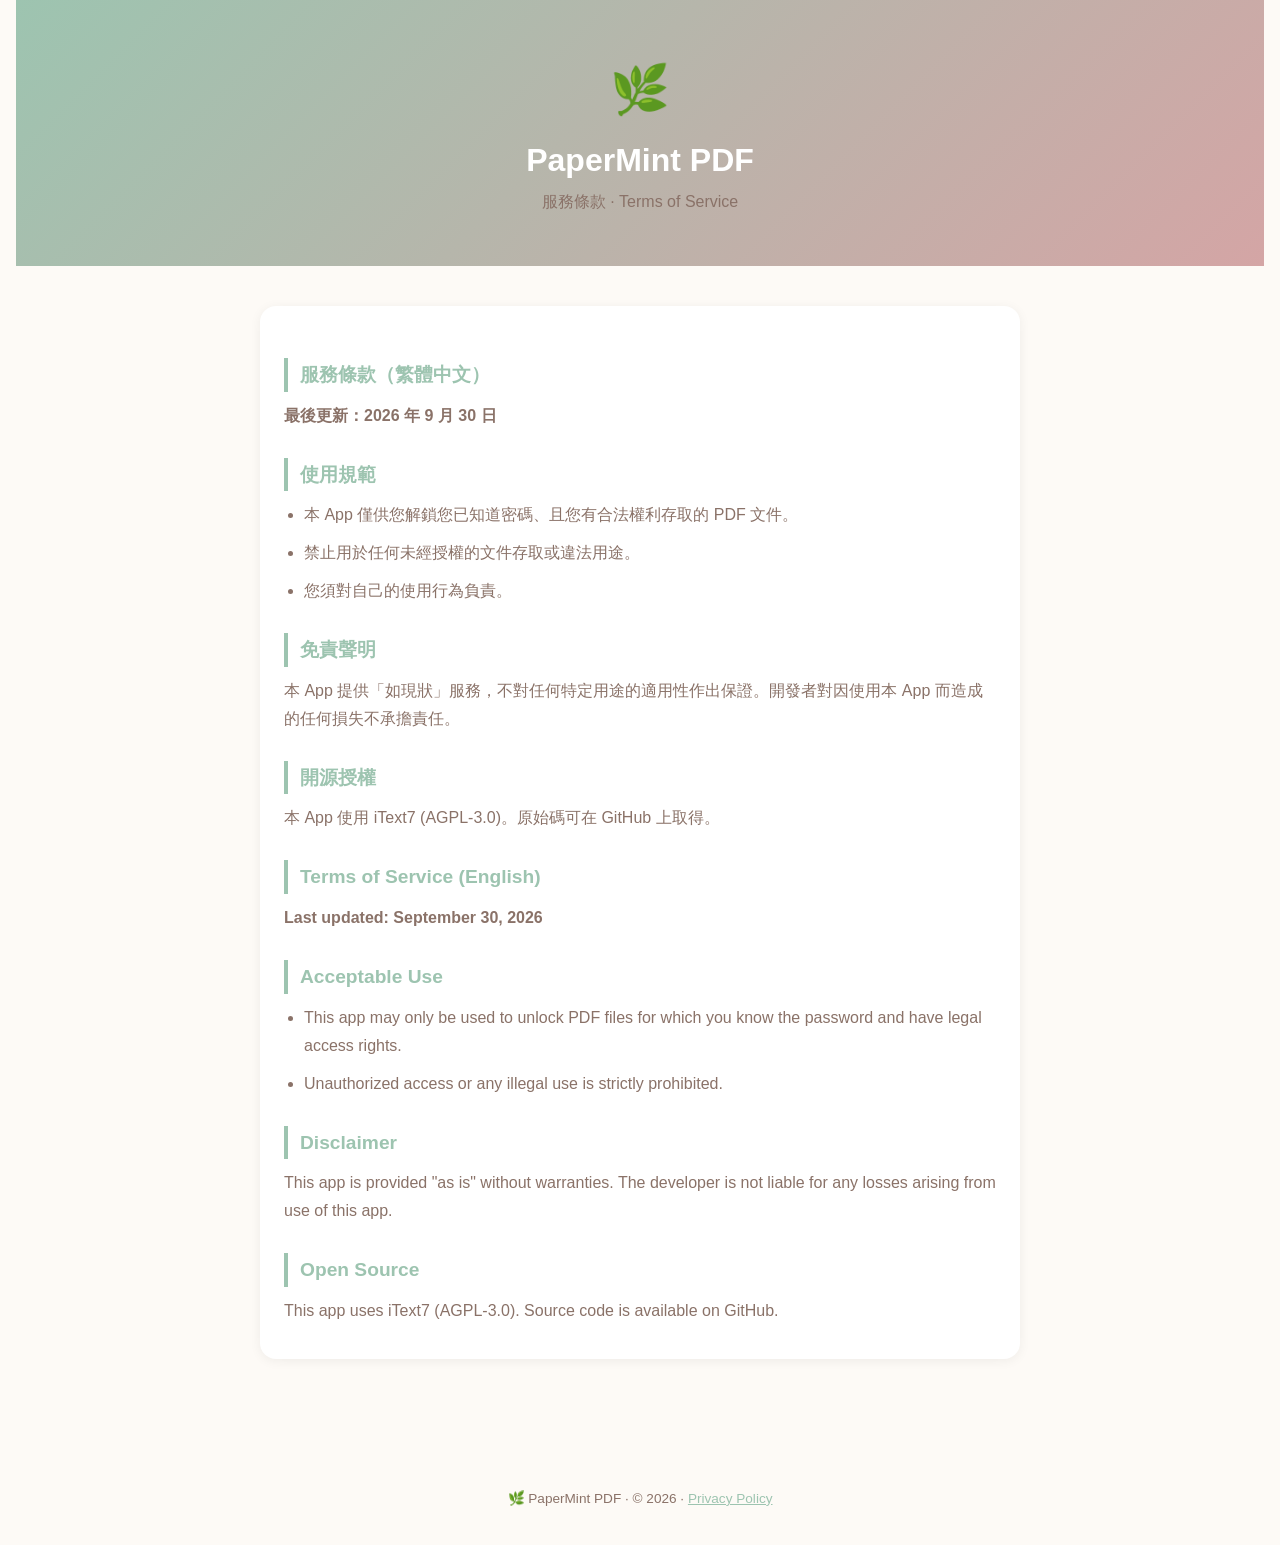
<file: papermint/terms.html>
<!DOCTYPE html>
<html lang="zh-TW">
<head>
  <meta charset="UTF-8" />
  <meta name="viewport" content="width=device-width, initial-scale=1.0" />
  <title>PaperMint PDF — 服務條款 | Terms of Service</title>
  <style>
    :root { --mint:#9DC4B0; --rose:#D4A5A5; --brown:#5C4A3D; --muted:#8A7268; --bg:#FDFAF6; }
    * { box-sizing:border-box; margin:0; padding:0; }
    body { font-family:"Noto Sans TC",sans-serif; background:var(--bg); color:var(--brown); line-height:1.75; padding:0 16px; }
    header { background:linear-gradient(135deg,var(--mint),var(--rose)); color:white; text-align:center; padding:48px 24px 40px; }
    header h1 { font-size:2rem; font-weight:700; }
    .container { max-width:760px; margin:0 auto; padding:40px 0 80px; }
    h2 { font-size:1.2rem; font-weight:700; color:var(--mint); margin:28px 0 10px; border-left:4px solid var(--mint); padding-left:12px; }
    p,li { color:var(--muted); margin-bottom:10px; }
    ul { padding-left:20px; }
    .card { background:white; border-radius:16px; padding:24px; margin-bottom:24px; box-shadow:0 2px 12px rgba(0,0,0,.06); }
    footer { text-align:center; padding:24px; color:var(--muted); font-size:.85rem; }
    a { color:var(--mint); }
  </style>
</head>
<body>
<header>
  <div style="font-size:3rem">🌿</div>
  <h1>PaperMint PDF</h1>
  <p>服務條款 · Terms of Service</p>
</header>
<div class="container">
  <div class="card">
    <h2>服務條款（繁體中文）</h2>
    <p><strong>最後更新：2026 年 9 月 30 日</strong></p>
    <h2>使用規範</h2>
    <ul>
      <li>本 App 僅供您解鎖您已知道密碼、且您有合法權利存取的 PDF 文件。</li>
      <li>禁止用於任何未經授權的文件存取或違法用途。</li>
      <li>您須對自己的使用行為負責。</li>
    </ul>
    <h2>免責聲明</h2>
    <p>本 App 提供「如現狀」服務，不對任何特定用途的適用性作出保證。開發者對因使用本 App 而造成的任何損失不承擔責任。</p>
    <h2>開源授權</h2>
    <p>本 App 使用 iText7 (AGPL-3.0)。原始碼可在 GitHub 上取得。</p>
    <h2>Terms of Service (English)</h2>
    <p><strong>Last updated: September 30, 2026</strong></p>
    <h2>Acceptable Use</h2>
    <ul>
      <li>This app may only be used to unlock PDF files for which you know the password and have legal access rights.</li>
      <li>Unauthorized access or any illegal use is strictly prohibited.</li>
    </ul>
    <h2>Disclaimer</h2>
    <p>This app is provided "as is" without warranties. The developer is not liable for any losses arising from use of this app.</p>
    <h2>Open Source</h2>
    <p>This app uses iText7 (AGPL-3.0). Source code is available on GitHub.</p>
  </div>
</div>
<footer><p>🌿 PaperMint PDF · © 2026 · <a href="privacy.html">Privacy Policy</a></p></footer>
</body>
</html>
</file>
<file: styles.css>
/* ==========================================================================
   Ohlala Apps - Japanese Minimalist Design System & Styling
   ========================================================================== */

:root {
  /* Light Theme (Default) */
  --bg-base: #F8F9FA;
  --bg-surface: #FFFFFF;
  --bg-surface-elevated: #FFFFFF;
  --bg-surface-glass: rgba(255, 255, 255, 0.85);
  --bg-tag: rgba(0, 0, 0, 0.04);
  --border-subtle: rgba(0, 0, 0, 0.07);
  --border-hover: rgba(0, 0, 0, 0.16);
  --border-active: #2563EB;
  
  --text-primary: #111827;
  --text-secondary: #4B5563;
  --text-muted: #9CA3AF;
  
  --primary-accent: #2563EB;
  --primary-accent-hover: #1D4ED8;
  --primary-glow: rgba(37, 99, 235, 0.15);

  --shadow-sm: 0 2px 8px -2px rgba(0, 0, 0, 0.04);
  --shadow-md: 0 8px 24px -4px rgba(0, 0, 0, 0.06), 0 2px 6px -1px rgba(0, 0, 0, 0.03);
  --shadow-lg: 0 16px 36px -6px rgba(0, 0, 0, 0.09), 0 6px 14px -3px rgba(0, 0, 0, 0.04);

  --radius-sm: 8px;
  --radius-md: 14px;
  --radius-lg: 20px;
  --radius-xl: 28px;
  --radius-pill: 9999px;

  --transition-fast: 0.18s cubic-bezier(0.16, 1, 0.3, 1);
  --transition-normal: 0.28s cubic-bezier(0.16, 1, 0.3, 1);
}

[data-theme="dark"] {
  /* Dark Theme */
  --bg-base: #0B0F17;
  --bg-surface: #131926;
  --bg-surface-elevated: #1A2234;
  --bg-surface-glass: rgba(19, 25, 38, 0.88);
  --bg-tag: rgba(255, 255, 255, 0.06);
  --border-subtle: rgba(255, 255, 255, 0.08);
  --border-hover: rgba(255, 255, 255, 0.2);
  --border-active: #3B82F6;
  
  --text-primary: #F9FAFB;
  --text-secondary: #9CA3AF;
  --text-muted: #6B7280;
  
  --primary-accent: #3B82F6;
  --primary-accent-hover: #60A5FA;
  --primary-glow: rgba(59, 130, 246, 0.25);

  --shadow-sm: 0 2px 8px -2px rgba(0, 0, 0, 0.35);
  --shadow-md: 0 8px 24px -4px rgba(0, 0, 0, 0.5), 0 2px 8px -1px rgba(0, 0, 0, 0.3);
  --shadow-lg: 0 18px 42px -6px rgba(0, 0, 0, 0.65), 0 8px 18px -4px rgba(0, 0, 0, 0.4);
}

/* Base Resets */
*, *::before, *::after {
  box-sizing: border-box;
  margin: 0;
  padding: 0;
}

html {
  scroll-behavior: smooth;
  font-size: 16px;
  -webkit-text-size-adjust: 100%;
}

body {
  font-family: 'Plus Jakarta Sans', -apple-system, BlinkMacSystemFont, "Segoe UI", Roboto, "Noto Sans TC", sans-serif;
  background-color: var(--bg-base);
  color: var(--text-primary);
  line-height: 1.6;
  overflow-x: hidden;
  transition: background-color var(--transition-normal), color var(--transition-normal);
  min-height: 100vh;
}

a {
  color: inherit;
  text-decoration: none;
}

button {
  font-family: inherit;
  border: none;
  background: none;
  cursor: pointer;
  color: inherit;
}

img {
  max-width: 100%;
  height: auto;
  display: block;
}

/* Layout Containers */
.container {
  max-width: 1140px;
  margin: 0 auto;
  padding: 0 20px;
}

/* Navbar */
.site-header {
  position: sticky;
  top: 0;
  z-index: 100;
  background: var(--bg-surface-glass);
  backdrop-filter: blur(16px);
  -webkit-backdrop-filter: blur(16px);
  border-bottom: 1px solid var(--border-subtle);
  transition: background var(--transition-normal), border-color var(--transition-normal);
}

.nav-container {
  display: flex;
  align-items: center;
  justify-content: space-between;
  height: 64px;
}

.brand-logo {
  display: flex;
  align-items: center;
  gap: 8px;
  font-size: 1.25rem;
  font-weight: 700;
  letter-spacing: -0.02em;
}

.brand-dot {
  width: 9px;
  height: 9px;
  border-radius: 50%;
  background: var(--primary-accent);
  box-shadow: 0 0 10px var(--primary-accent);
  animation: pulseDot 2.4s ease-in-out infinite;
}

@keyframes pulseDot {
  0%, 100% { transform: scale(1); opacity: 0.9; }
  50% { transform: scale(1.3); opacity: 1; }
}

/* Language Switcher */
.lang-switch-group {
  display: inline-flex;
  align-items: center;
  background: var(--bg-tag);
  border: 1px solid var(--border-subtle);
  border-radius: var(--radius-pill);
  padding: 3px;
  gap: 2px;
}

.lang-btn {
  font-size: 0.75rem;
  font-weight: 700;
  padding: 4px 10px;
  border-radius: var(--radius-pill);
  color: var(--text-secondary);
  transition: all var(--transition-fast);
  line-height: 1.2;
}

.lang-btn:hover {
  color: var(--text-primary);
}

.lang-btn.active {
  background: var(--bg-surface);
  color: var(--primary-accent);
  box-shadow: 0 1px 4px rgba(0, 0, 0, 0.08);
}

[data-theme="dark"] .lang-btn.active {
  background: var(--bg-surface-elevated);
  box-shadow: 0 1px 6px rgba(0, 0, 0, 0.35);
}

.nav-actions {
  display: flex;
  align-items: center;
  gap: 12px;
}

.app-count-badge {
  font-size: 0.8125rem;
  font-weight: 600;
  padding: 4px 12px;
  border-radius: var(--radius-pill);
  background: var(--bg-tag);
  color: var(--text-secondary);
  border: 1px solid var(--border-subtle);
}

.theme-toggle-btn {
  display: flex;
  align-items: center;
  justify-content: center;
  width: 40px;
  height: 40px;
  border-radius: 50%;
  background: var(--bg-tag);
  border: 1px solid var(--border-subtle);
  color: var(--text-secondary);
  transition: all var(--transition-fast);
}

.theme-toggle-btn:hover {
  background: var(--bg-surface);
  color: var(--text-primary);
  border-color: var(--border-hover);
  transform: rotate(15deg);
}

.sun-icon { display: none; }
.moon-icon { display: block; }
[data-theme="dark"] .sun-icon { display: block; }
[data-theme="dark"] .moon-icon { display: none; }

/* Hero Section */
.hero-section {
  padding: 48px 0 28px;
  text-align: center;
}


.hero-title {
  font-size: clamp(2rem, 4.5vw, 3rem);
  font-weight: 800;
  letter-spacing: -0.03em;
  line-height: 1.15;
  margin-bottom: 12px;
}

.hero-title-highlight {
  background: linear-gradient(135deg, #2563EB 0%, #7C3AED 50%, #EC4899 100%);
  -webkit-background-clip: text;
  -webkit-text-fill-color: transparent;
}

.hero-desc {
  font-size: clamp(0.95rem, 2vw, 1.125rem);
  color: var(--text-secondary);
  max-width: 580px;
  margin: 0 auto 32px;
  line-height: 1.65;
}

/* Search and Filter Row */
.filter-search-container {
  max-width: 640px;
  margin: 0 auto 36px;
  display: flex;
  flex-direction: column;
  gap: 16px;
}

.search-bar-wrap {
  position: relative;
  display: flex;
  align-items: center;
  background: var(--bg-surface);
  border: 1px solid var(--border-subtle);
  border-radius: var(--radius-pill);
  padding: 0 16px 0 18px;
  box-shadow: var(--shadow-sm);
  transition: all var(--transition-fast);
}

.search-bar-wrap:focus-within {
  border-color: var(--primary-accent);
  box-shadow: 0 0 0 3px var(--primary-glow);
}

.search-icon {
  color: var(--text-muted);
  flex-shrink: 0;
  margin-right: 10px;
}

.search-input {
  flex: 1;
  height: 48px;
  border: none;
  background: transparent;
  color: var(--text-primary);
  font-size: 0.95rem;
  outline: none;
}

.search-input::placeholder {
  color: var(--text-muted);
}

.clear-search-btn {
  display: none;
  align-items: center;
  justify-content: center;
  width: 28px;
  height: 28px;
  border-radius: 50%;
  color: var(--text-muted);
  transition: color var(--transition-fast);
}

.clear-search-btn:hover {
  color: var(--text-primary);
}

/* Category Filter Tabs */
.filter-tabs-row {
  display: flex;
  align-items: center;
  justify-content: center;
  gap: 8px;
  flex-wrap: wrap;
}

.filter-tab {
  font-size: 0.875rem;
  font-weight: 600;
  padding: 8px 18px;
  border-radius: var(--radius-pill);
  background: var(--bg-surface);
  border: 1px solid var(--border-subtle);
  color: var(--text-secondary);
  transition: all var(--transition-fast);
}

.filter-tab:hover {
  border-color: var(--border-hover);
  color: var(--text-primary);
}

.filter-tab.active {
  background: var(--primary-accent);
  color: #FFFFFF;
  border-color: var(--primary-accent);
  box-shadow: 0 4px 12px var(--primary-glow);
}

/* Section Common Titles */
.section-header-row {
  display: flex;
  align-items: flex-end;
  justify-content: space-between;
  margin-bottom: 20px;
}

.section-tagline {
  font-size: 0.75rem;
  font-weight: 700;
  color: var(--primary-accent);
  text-transform: uppercase;
  letter-spacing: 0.08em;
  margin-bottom: 4px;
}

.section-title {
  font-size: 1.5rem;
  font-weight: 700;
  letter-spacing: -0.02em;
}

.carousel-nav-btns {
  display: flex;
  gap: 8px;
}

.carousel-btn {
  display: flex;
  align-items: center;
  justify-content: center;
  width: 36px;
  height: 36px;
  border-radius: 50%;
  background: var(--bg-surface);
  border: 1px solid var(--border-subtle);
  color: var(--text-secondary);
  box-shadow: var(--shadow-sm);
  transition: all var(--transition-fast);
}

.carousel-btn:hover {
  background: var(--bg-surface-elevated);
  border-color: var(--border-hover);
  color: var(--text-primary);
  transform: translateY(-1px);
}

/* ==========================================================================
   Swipe Deck (Horizontal Swipe Carousel) - Optimized for Mobile & Fast Launch
   ========================================================================== */
.swipe-deck-section {
  padding-bottom: 44px;
}

.swipe-deck-container {
  display: flex;
  gap: 16px;
  overflow-x: auto;
  overflow-y: hidden;
  padding: 8px 4px 20px;
  scroll-snap-type: x mandatory;
  -webkit-overflow-scrolling: touch;
  scrollbar-width: none;
}

.swipe-deck-container::-webkit-scrollbar {
  display: none;
}

.swipe-card {
  flex: 0 0 290px;
  scroll-snap-align: start;
  background: var(--bg-surface);
  border: 1px solid var(--border-subtle);
  border-radius: var(--radius-lg);
  padding: 20px;
  display: flex;
  flex-direction: column;
  justify-content: space-between;
  box-shadow: var(--shadow-sm);
  transition: transform var(--transition-normal), box-shadow var(--transition-normal), border-color var(--transition-normal);
  position: relative;
  overflow: hidden;
}

.swipe-card:hover {
  transform: translateY(-4px);
  box-shadow: var(--shadow-md);
  border-color: var(--border-hover);
}

.swipe-card-top {
  display: flex;
  align-items: flex-start;
  justify-content: space-between;
  margin-bottom: 16px;
}

.swipe-icon-wrap {
  width: 52px;
  height: 52px;
  border-radius: 14px;
  display: flex;
  align-items: center;
  justify-content: center;
  color: #FFFFFF;
  font-weight: 800;
  font-size: 1.1rem;
  box-shadow: 0 6px 14px -3px rgba(0, 0, 0, 0.15);
  overflow: hidden;
}

.swipe-icon-img {
  width: 100%;
  height: 100%;
  object-fit: cover;
}

.swipe-icon-emoji {
  font-size: 1.5rem;
}

.status-pill {
  display: inline-flex;
  align-items: center;
  gap: 6px;
  font-size: 0.75rem;
  font-weight: 600;
  padding: 4px 10px;
  border-radius: var(--radius-pill);
}

.status-dot {
  width: 7px;
  height: 7px;
  border-radius: 50%;
}

.status-online {
  background: rgba(16, 185, 129, 0.1);
  color: #059669;
}
.status-online .status-dot {
  background: #10B981;
  box-shadow: 0 0 6px #10B981;
}

.status-beta {
  background: rgba(124, 58, 237, 0.1);
  color: #7C3AED;
}
.status-beta .status-dot {
  background: #8B5CF6;
  box-shadow: 0 0 6px #8B5CF6;
}

.status-soon {
  background: rgba(245, 158, 11, 0.1);
  color: #D97706;
}
.status-soon .status-dot {
  background: #F59E0B;
  box-shadow: 0 0 6px #F59E0B;
}

.swipe-badge {
  display: inline-block;
  font-size: 0.75rem;
  font-weight: 700;
  color: var(--primary-accent);
  margin-bottom: 4px;
}

.swipe-title {
  font-size: 1.15rem;
  font-weight: 700;
  letter-spacing: -0.01em;
  margin-bottom: 8px;
  line-height: 1.3;
}

.swipe-desc {
  font-size: 0.85rem;
  color: var(--text-secondary);
  line-height: 1.5;
  margin-bottom: 20px;
  display: -webkit-box;
  -webkit-line-clamp: 2;
  -webkit-box-orient: vertical;
  overflow: hidden;
}

.swipe-card-action {
  display: flex;
  gap: 8px;
  align-items: center;
}

.swipe-btn {
  flex: 1;
  display: inline-flex;
  align-items: center;
  justify-content: center;
  gap: 6px;
  padding: 10px 12px;
  border-radius: var(--radius-md);
  font-size: 0.85rem;
  font-weight: 600;
  white-space: nowrap;
  transition: all var(--transition-fast);
}

.swipe-btn .btn-arrow {
  flex-shrink: 0;
}

.btn-primary {
  background: var(--primary-accent);
  color: #FFFFFF;
}

.btn-primary:hover {
  background: var(--primary-accent-hover);
  box-shadow: 0 4px 14px var(--primary-glow);
  transform: translateY(-1px);
}

.btn-soon {
  background: var(--bg-tag);
  color: var(--text-muted);
  cursor: default;
}

.swipe-detail-btn {
  display: inline-flex;
  align-items: center;
  justify-content: center;
  padding: 10px 14px;
  border-radius: var(--radius-md);
  font-size: 0.8125rem;
  font-weight: 600;
  background: var(--bg-tag);
  color: var(--text-secondary);
  border: 1px solid var(--border-subtle);
  transition: all var(--transition-fast);
}

.swipe-detail-btn:hover {
  background: var(--bg-surface-elevated);
  border-color: var(--border-hover);
  color: var(--text-primary);
}

/* ==========================================================================
   App Grid (Overview Matrix)
   ========================================================================== */
.app-grid-section {
  padding-bottom: 56px;
}

.app-grid {
  display: grid;
  grid-template-columns: repeat(auto-fill, minmax(320px, 1fr));
  gap: 16px;
}

.grid-card {
  background: var(--bg-surface);
  border: 1px solid var(--border-subtle);
  border-radius: var(--radius-md);
  box-shadow: var(--shadow-sm);
  transition: all var(--transition-fast);
}

.grid-card:hover {
  border-color: var(--border-hover);
  box-shadow: var(--shadow-md);
  transform: translateY(-2px);
}

.grid-card-inner {
  display: flex;
  align-items: flex-start;
  gap: 16px;
  padding: 18px;
}

.grid-icon-box {
  width: 48px;
  height: 48px;
  border-radius: 12px;
  display: flex;
  align-items: center;
  justify-content: center;
  flex-shrink: 0;
  color: #FFFFFF;
  font-weight: 700;
  overflow: hidden;
}

.grid-icon-img {
  width: 100%;
  height: 100%;
  object-fit: cover;
}

.grid-icon-emoji {
  font-size: 1.4rem;
}

.grid-card-info {
  flex: 1;
  min-width: 0;
}

.grid-card-head {
  display: flex;
  align-items: center;
  justify-content: space-between;
  gap: 8px;
  margin-bottom: 4px;
}

.grid-card-title {
  font-size: 1rem;
  font-weight: 700;
  white-space: nowrap;
  overflow: hidden;
  text-overflow: ellipsis;
}

.status-pill-mini {
  width: 8px;
  height: 8px;
  border-radius: 50%;
  flex-shrink: 0;
}
.status-pill-mini.status-online { background: #10B981; box-shadow: 0 0 6px #10B981; }
.status-pill-mini.status-beta { background: #8B5CF6; box-shadow: 0 0 6px #8B5CF6; }
.status-pill-mini.status-soon { background: #F59E0B; box-shadow: 0 0 6px #F59E0B; }

.grid-card-desc {
  font-size: 0.8125rem;
  color: var(--text-secondary);
  line-height: 1.45;
  margin-bottom: 8px;
  display: -webkit-box;
  -webkit-line-clamp: 1;
  -webkit-box-orient: vertical;
  overflow: hidden;
}

.grid-card-meta {
  display: flex;
  gap: 6px;
  align-items: center;
}

.grid-tag {
  font-size: 0.6875rem;
  font-weight: 600;
  padding: 2px 8px;
  border-radius: var(--radius-pill);
  background: var(--bg-tag);
  color: var(--text-secondary);
}

.grid-category {
  font-size: 0.6875rem;
  color: var(--text-muted);
}

/* ==========================================================================
   Showcase List (Detailed Project Cards)
   ========================================================================== */
.showcase-section {
  padding-bottom: 80px;
}

.showcase-list {
  display: flex;
  flex-direction: column;
  gap: 36px;
}

.showcase-card {
  background: var(--bg-surface);
  border: 1px solid var(--border-subtle);
  border-radius: var(--radius-xl);
  overflow: hidden;
  box-shadow: var(--shadow-sm);
  display: grid;
  grid-template-columns: 1fr 1.15fr;
  transition: all var(--transition-normal);
}

.showcase-card:hover {
  border-color: var(--border-hover);
  box-shadow: var(--shadow-lg);
}

.showcase-card.highlight-target {
  animation: targetPulse 1.8s ease-in-out;
}

@keyframes targetPulse {
  0%, 100% { box-shadow: var(--shadow-sm); }
  50% { box-shadow: 0 0 0 4px var(--primary-accent), var(--shadow-lg); }
}

.showcase-preview-col {
  background: var(--bg-tag);
  display: flex;
  align-items: center;
  justify-content: center;
  padding: 28px;
  position: relative;
  overflow: hidden;
}

.showcase-img-container {
  width: 100%;
  max-width: 440px;
  border-radius: var(--radius-md);
  overflow: hidden;
  box-shadow: var(--shadow-md);
  position: relative;
  transition: transform var(--transition-normal);
}

.showcase-card:hover .showcase-img-container {
  transform: scale(1.02);
}

.showcase-img {
  width: 100%;
  height: 280px;
  object-fit: cover;
  object-position: top center;
}

.showcase-overlay-badge {
  position: absolute;
  bottom: 12px;
  left: 12px;
  font-size: 0.6875rem;
  font-weight: 700;
  padding: 4px 10px;
  border-radius: var(--radius-pill);
  background: rgba(0, 0, 0, 0.72);
  color: #FFFFFF;
  backdrop-filter: blur(8px);
}

.showcase-info-col {
  padding: 36px;
  display: flex;
  flex-direction: column;
  justify-content: space-between;
}

.showcase-header {
  margin-bottom: 16px;
}

.showcase-title-row {
  display: flex;
  align-items: center;
  gap: 8px;
  margin-bottom: 10px;
}

.category-pill {
  font-size: 0.75rem;
  font-weight: 700;
  padding: 3px 10px;
  border-radius: var(--radius-pill);
  background: var(--bg-tag);
  color: var(--text-secondary);
}

.showcase-title {
  font-size: 1.6rem;
  font-weight: 800;
  letter-spacing: -0.02em;
  line-height: 1.25;
}

.showcase-en-title {
  display: block;
  font-size: 0.8125rem;
  color: var(--text-muted);
  font-weight: 500;
  letter-spacing: 0.02em;
  margin-top: 2px;
}

.showcase-desc {
  font-size: 0.9375rem;
  color: var(--text-secondary);
  line-height: 1.68;
  margin-bottom: 24px;
}

.showcase-section-block {
  margin-bottom: 20px;
}

.showcase-block-label {
  font-size: 0.75rem;
  font-weight: 700;
  text-transform: uppercase;
  color: var(--text-muted);
  letter-spacing: 0.06em;
  margin-bottom: 10px;
}

.highlight-list {
  list-style: none;
  display: grid;
  grid-template-columns: repeat(2, 1fr);
  gap: 8px 16px;
}

.highlight-item {
  display: flex;
  align-items: center;
  gap: 8px;
  font-size: 0.8125rem;
  font-weight: 600;
  color: var(--text-primary);
}

.check-icon {
  color: #10B981;
  flex-shrink: 0;
}

.tech-stack-row {
  display: flex;
  flex-wrap: wrap;
  gap: 6px;
}

.tech-pill {
  font-size: 0.75rem;
  font-weight: 600;
  padding: 3px 10px;
  border-radius: var(--radius-sm);
  background: var(--bg-tag);
  color: var(--text-secondary);
  border: 1px solid var(--border-subtle);
}

.showcase-action-row {
  margin-top: 8px;
}

.showcase-cta-btn {
  display: inline-flex;
  align-items: center;
  gap: 8px;
  padding: 12px 24px;
  border-radius: var(--radius-md);
  font-size: 0.9375rem;
  font-weight: 700;
  transition: all var(--transition-fast);
}

/* Empty State */
.empty-state {
  display: none;
  text-align: center;
  padding: 64px 20px;
}

.empty-icon {
  font-size: 3rem;
  margin-bottom: 16px;
}

.empty-title {
  font-size: 1.25rem;
  font-weight: 700;
  margin-bottom: 8px;
}

.empty-desc {
  color: var(--text-secondary);
  font-size: 0.9375rem;
}

/* Footer */
.site-footer {
  border-top: 1px solid var(--border-subtle);
  background: var(--bg-surface);
  padding: 40px 0;
  margin-top: auto;
  text-align: center;
  font-size: 0.875rem;
  color: var(--text-secondary);
}

.footer-content {
  display: flex;
  flex-direction: column;
  align-items: center;
  gap: 12px;
}

.footer-sub {
  font-size: 0.75rem;
  color: var(--text-muted);
}

/* ==========================================================================
   Responsive Adaptations (Mobile-First Polish)
   ========================================================================== */
@media (max-width: 900px) {
  .showcase-card {
    grid-template-columns: 1fr;
  }
  
  .showcase-preview-col {
    padding: 24px;
  }
  
  .showcase-img {
    height: 220px;
  }
  
  .showcase-info-col {
    padding: 28px;
  }
}

@media (max-width: 640px) {
  .container {
    padding: 0 16px;
  }

  .hero-section {
    padding: 32px 0 20px;
  }

  .swipe-card {
    flex: 0 0 82vw;
    max-width: 310px;
  }

  .app-grid {
    grid-template-columns: 1fr;
  }

  .highlight-list {
    grid-template-columns: 1fr;
  }

  .showcase-title {
    font-size: 1.35rem;
  }

  .showcase-info-col {
    padding: 20px;
  }

  .carousel-nav-btns {
    display: none; /* Mobile uses natural finger swipe gesture */
  }

  .app-count-badge {
    display: none; /* Make room for install button and controls on narrow mobile screens */
  }
}

/* ==========================================================================
   PWA Installation UI & Modals
   ========================================================================== */

/* PWA Install Button in Header */
.pwa-install-btn {
  display: inline-flex;
  align-items: center;
  gap: 6px;
  padding: 6px 14px;
  background: var(--primary-accent);
  color: #ffffff;
  border: none;
  border-radius: var(--radius-pill);
  font-size: 0.8125rem;
  font-weight: 700;
  cursor: pointer;
  box-shadow: 0 2px 8px rgba(37, 99, 235, 0.28);
  transition: all var(--transition-fast);
  white-space: nowrap;
}

.pwa-install-btn:hover {
  background: var(--primary-accent-hover);
  transform: translateY(-1px);
  box-shadow: 0 4px 12px rgba(37, 99, 235, 0.38);
}

.pwa-install-btn:active {
  transform: translateY(0);
}

/* Floating Bottom Install Prompt on Mobile */
.pwa-mobile-prompt {
  position: fixed;
  bottom: 20px;
  left: 50%;
  transform: translateX(-50%);
  width: calc(100% - 32px);
  max-width: 460px;
  background: var(--bg-surface-elevated);
  border: 1px solid var(--border-hover);
  border-radius: var(--radius-lg);
  padding: 12px 16px;
  display: flex;
  align-items: center;
  gap: 12px;
  box-shadow: 0 12px 36px rgba(0, 0, 0, 0.2);
  z-index: 1000;
  backdrop-filter: blur(14px);
  -webkit-backdrop-filter: blur(14px);
  animation: slideUpPrompt 0.35s cubic-bezier(0.16, 1, 0.3, 1);
}

@keyframes slideUpPrompt {
  from {
    transform: translate(-50%, 40px);
    opacity: 0;
  }
  to {
    transform: translate(-50%, 0);
    opacity: 1;
  }
}

.pwa-prompt-icon img {
  border-radius: 10px;
  box-shadow: 0 2px 6px rgba(0, 0, 0, 0.12);
  display: block;
}

.pwa-prompt-content {
  flex: 1;
  min-width: 0;
}

.pwa-prompt-title {
  font-size: 0.9375rem;
  font-weight: 700;
  color: var(--text-primary);
  line-height: 1.3;
}

.pwa-prompt-sub {
  font-size: 0.75rem;
  color: var(--text-secondary);
  line-height: 1.3;
  margin-top: 2px;
  white-space: nowrap;
  overflow: hidden;
  text-overflow: ellipsis;
}

.pwa-prompt-actions {
  display: flex;
  align-items: center;
  gap: 8px;
}

.pwa-prompt-btn {
  padding: 7px 16px;
  background: var(--primary-accent);
  color: #ffffff;
  border: none;
  border-radius: var(--radius-pill);
  font-size: 0.8125rem;
  font-weight: 700;
  cursor: pointer;
  white-space: nowrap;
  box-shadow: 0 2px 8px rgba(37, 99, 235, 0.28);
  transition: all var(--transition-fast);
}

.pwa-prompt-btn:hover {
  background: var(--primary-accent-hover);
  transform: translateY(-1px);
}

.pwa-prompt-close {
  background: transparent;
  border: none;
  color: var(--text-muted);
  font-size: 1.1rem;
  cursor: pointer;
  padding: 4px 6px;
  border-radius: 50%;
  display: flex;
  align-items: center;
  justify-content: center;
  transition: color var(--transition-fast);
}

.pwa-prompt-close:hover {
  color: var(--text-primary);
}

/* iOS Safari Install Guide Modal */
.ios-modal-overlay {
  position: fixed;
  inset: 0;
  background: rgba(0, 0, 0, 0.65);
  z-index: 2000;
  display: flex;
  align-items: center;
  justify-content: center;
  padding: 20px;
  backdrop-filter: blur(6px);
  -webkit-backdrop-filter: blur(6px);
  animation: fadeInModal 0.25s ease-out;
}

@keyframes fadeInModal {
  from { opacity: 0; }
  to { opacity: 1; }
}

.ios-modal-card {
  background: var(--bg-surface-elevated);
  border: 1px solid var(--border-hover);
  border-radius: var(--radius-lg);
  padding: 24px;
  max-width: 400px;
  width: 100%;
  box-shadow: 0 20px 48px rgba(0, 0, 0, 0.3);
  animation: scaleUpModal 0.25s cubic-bezier(0.16, 1, 0.3, 1);
}

@keyframes scaleUpModal {
  from { transform: scale(0.92); opacity: 0; }
  to { transform: scale(1); opacity: 1; }
}

.ios-modal-header {
  display: flex;
  align-items: center;
  gap: 14px;
  margin-bottom: 20px;
}

.ios-modal-icon img {
  border-radius: 12px;
  box-shadow: 0 4px 12px rgba(0, 0, 0, 0.15);
  display: block;
}

.ios-modal-title {
  font-size: 1.125rem;
  font-weight: 800;
  color: var(--text-primary);
  margin-bottom: 4px;
}

.ios-modal-desc {
  font-size: 0.8125rem;
  color: var(--text-secondary);
}

.ios-steps {
  display: flex;
  flex-direction: column;
  gap: 12px;
  margin-bottom: 24px;
  background: var(--bg-surface);
  border: 1px solid var(--border-subtle);
  border-radius: var(--radius-md);
  padding: 16px;
}

.ios-step-item {
  display: flex;
  align-items: center;
  gap: 12px;
  font-size: 0.875rem;
  color: var(--text-primary);
  font-weight: 500;
  line-height: 1.4;
}

.ios-step-num {
  width: 24px;
  height: 24px;
  border-radius: 50%;
  background: var(--primary-accent);
  color: #ffffff;
  display: flex;
  align-items: center;
  justify-content: center;
  font-size: 0.75rem;
  font-weight: 800;
  flex-shrink: 0;
}

.ios-modal-btn {
  width: 100%;
  padding: 12px;
  background: var(--primary-accent);
  color: #ffffff;
  border: none;
  border-radius: var(--radius-pill);
  font-size: 0.9375rem;
  font-weight: 700;
  cursor: pointer;
  transition: all var(--transition-fast);
  box-shadow: 0 2px 8px rgba(37, 99, 235, 0.28);
}

.ios-modal-btn:hover {
  background: var(--primary-accent-hover);
  transform: translateY(-1px);
}
</file>
